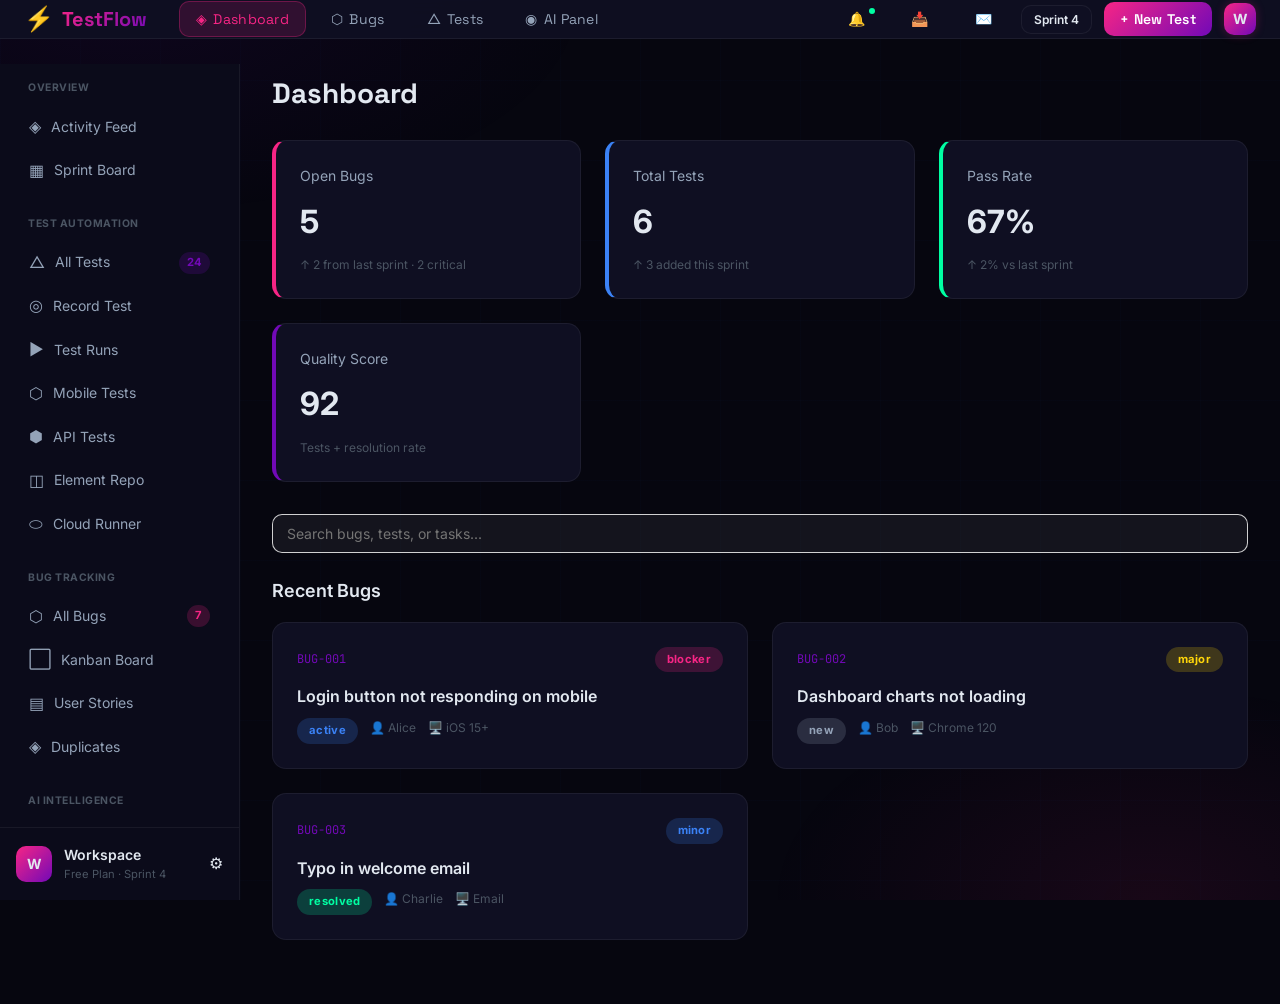
<file: index.html>
<!DOCTYPE html>
<html lang="en">
<head>
    <meta charset="UTF-8">
    <meta name="viewport" content="width=device-width, initial-scale=1.0">
    <title>TestFlow - QA Automation Platform</title>
    <link rel="preconnect" href="https://fonts.googleapis.com">
    <link rel="preconnect" href="https://fonts.gstatic.com" crossorigin>
    <link href="https://fonts.googleapis.com/css2?family=Space+Grotesk:wght@400;500;600;700;800&family=Inter:wght@300;400;500;600;700&family=JetBrains+Mono:wght@400;600&display=swap" rel="stylesheet">
    
    <style>
        /* ===== DESIGN TOKENS (tokens.css) ===== */
        :root {
            /* Base colors */
            --tf-bg: #06060f;
            --tf-surface: #0b0b1a;
            --tf-card: #0f0f22;
            --tf-card-hi: #141430;
            
            /* Borders */
            --tf-border: rgba(255,255,255,0.06);
            --tf-border-hi: rgba(255,255,255,0.12);
            --tf-glass: rgba(255,255,255,0.05);
            
            /* Brand colors */
            --tf-pink: #f72585;
            --tf-purple: #7209b7;
            --tf-violet: #a855f7;
            --tf-cyan: #00f5ff;
            --tf-green: #00ffa3;
            --tf-yellow: #ffd60a;
            --tf-orange: #ff6d00;
            --tf-blue: #3b82f6;
            --tf-red: #ef4444;
            
            /* Text colors */
            --tf-text: #e2e8f0;
            --tf-text-2: #94a3b8;
            --tf-muted: #4b5563;
            
            /* Priority colors */
            --tf-prio-blocker: #f72585;
            --tf-prio-major: #ffd60a;
            --tf-prio-minor: #00f5ff;
            
            /* Status colors */
            --tf-status-new: #94a3b8;
            --tf-status-active: #3b82f6;
            --tf-status-resolved: #00ffa3;
            --tf-status-closed: #4b5563;
            
            /* Severity colors */
            --tf-sev-critical: #f72585;
            --tf-sev-high: #ff6d00;
            --tf-sev-medium: #ffd60a;
            --tf-sev-low: #00ffa3;
            
            /* Spacing */
            --tf-space-1: 4px;
            --tf-space-2: 8px;
            --tf-space-3: 12px;
            --tf-space-4: 16px;
            --tf-space-5: 24px;
            --tf-space-6: 32px;
            --tf-space-7: 48px;
            
            /* Border radius */
            --tf-radius-sm: 6px;
            --tf-radius-md: 10px;
            --tf-radius-lg: 14px;
            --tf-radius-pill: 999px;
            
            /* Typography */
            --tf-font-display: 'Space Grotesk', 'Inter', sans-serif;
            --tf-font-body: 'Inter', sans-serif;
            --tf-font-mono: 'JetBrains Mono', monospace;
            --tf-font-size-xs: 0.65rem;
            --tf-font-size-sm: 0.75rem;
            --tf-font-size-md: 0.875rem;
            --tf-font-size-lg: 1rem;
            --tf-font-size-xl: 1.25rem;
            
            /* Effects */
            --tf-glow-pink: 0 0 20px rgba(247,37,133,0.35);
            --tf-glow-purple: 0 0 20px rgba(114,9,183,0.35);
            --tf-glow-green: 0 0 20px rgba(0,255,163,0.25);
            --tf-glow-blue: 0 0 20px rgba(59,130,246,0.35);
            --tf-shadow-card: 0 4px 24px rgba(0,0,0,0.5);
            --tf-transition: all 0.18s ease;
        }

        /* ===== BASE STYLES ===== */
        * {
            margin: 0;
            padding: 0;
            box-sizing: border-box;
        }

        html, body, #root {
            height: 100%;
        }

        body {
            font-family: var(--tf-font-body);
            background: var(--tf-bg);
            color: var(--tf-text);
            line-height: 1.6;
            overflow-x: hidden;
        }

        /* Background effects */
        body::before {
            content: '';
            position: fixed;
            inset: 0;
            background-image: 
                linear-gradient(rgba(59,130,246,0.02) 1px, transparent 1px),
                linear-gradient(90deg, rgba(59,130,246,0.02) 1px, transparent 1px);
            background-size: 80px 80px;
            pointer-events: none;
            z-index: 0;
        }

        body::after {
            content: '';
            position: fixed;
            inset: 0;
            background: 
                radial-gradient(ellipse 60% 40% at 10% 0%, rgba(114,9,183,0.08) 0%, transparent 60%),
                radial-gradient(ellipse 50% 40% at 90% 100%, rgba(247,37,133,0.08) 0%, transparent 60%);
            pointer-events: none;
            z-index: 0;
        }

        .app {
            position: relative;
            z-index: 1;
            min-height: 100vh;
            display: flex;
            flex-direction: column;
        }

        /* ===== NAVIGATION ===== */
        nav {
            background: rgba(15, 15, 34, 0.95);
            backdrop-filter: blur(20px);
            border-bottom: 1px solid var(--tf-border);
            padding: 0 var(--tf-space-5);
            height: 64px;
            display: flex;
            align-items: center;
            justify-content: space-between;
            position: sticky;
            top: 0;
            z-index: 100;
        }

        .nav-left {
            display: flex;
            align-items: center;
            gap: var(--tf-space-6);
        }

        .logo {
            display: flex;
            align-items: center;
            gap: var(--tf-space-2);
            font-family: var(--tf-font-display);
            font-size: 1.25rem;
            font-weight: 700;
        }

        .logo-icon {
            font-size: 1.5rem;
        }

        .logo-text {
            background: linear-gradient(135deg, var(--tf-pink), var(--tf-purple));
            -webkit-background-clip: text;
            -webkit-text-fill-color: transparent;
            background-clip: text;
            color: transparent;
        }

        .nav-items {
            display: flex;
            gap: var(--tf-space-2);
        }

        .nav-btn {
            padding: var(--tf-space-2) var(--tf-space-4);
            background: none;
            border: 1px solid transparent;
            border-radius: var(--tf-radius-md);
            color: var(--tf-text-2);
            cursor: pointer;
            transition: var(--tf-transition);
            font-size: var(--tf-font-size-md);
            font-family: var(--tf-font-display);
            letter-spacing: 0.3px;
            display: flex;
            align-items: center;
            gap: 6px;
        }

        .nav-btn:hover {
            background: var(--tf-glass);
            color: var(--tf-text);
        }

        .nav-btn.active {
            background: rgba(247, 37, 133, 0.15);
            border-color: rgba(247, 37, 133, 0.3);
            color: var(--tf-pink);
        }

        .nav-right {
            display: flex;
            align-items: center;
            gap: var(--tf-space-3);
        }

        .nav-badge {
            padding: 4px var(--tf-space-3);
            background: var(--tf-card);
            border: 1px solid var(--tf-border);
            border-radius: var(--tf-radius-md);
            font-size: var(--tf-font-size-sm);
            font-weight: 600;
        }

        .btn-primary {
            padding: var(--tf-space-2) var(--tf-space-4);
            background: linear-gradient(135deg, var(--tf-pink), var(--tf-purple));
            border: none;
            border-radius: var(--tf-radius-md);
            color: white;
            cursor: pointer;
            font-weight: 600;
            font-size: var(--tf-font-size-md);
            font-family: var(--tf-font-display);
            letter-spacing: 0.3px;
            transition: var(--tf-transition);
        }

        .btn-primary:hover {
            transform: translateY(-2px);
            box-shadow: 0 4px 12px rgba(247, 37, 133, 0.4);
        }

        .profile-avatar {
            width: 32px;
            height: 32px;
            border-radius: var(--tf-radius-md);
            background: linear-gradient(135deg, var(--tf-pink), var(--tf-purple));
            display: flex;
            align-items: center;
            justify-content: center;
            font-weight: 700;
            font-size: var(--tf-font-size-md);
            cursor: pointer;
            box-shadow: 0 0 10px rgba(247, 37, 133, 0.25);
        }

        .notif-dot {
            position: absolute;
            top: 6px;
            right: 6px;
            width: 6px;
            height: 6px;
            background: var(--tf-green);
            border-radius: 50%;
            animation: pulse 2s infinite;
        }

        @keyframes pulse {
            0%, 100% { opacity: 1; }
            50% { opacity: 0.5; }
        }

        /* ===== LAYOUT ===== */
        .layout {
            display: flex;
            flex: 1;
        }

        /* ===== SIDEBAR ===== */
        .sidebar {
            width: 240px;
            background: var(--tf-surface);
            border-right: 1px solid var(--tf-border);
            display: flex;
            flex-direction: column;
            height: calc(100vh - 64px);
            position: sticky;
            top: 64px;
        }

        .sidebar-scroll {
            flex: 1;
            overflow-y: auto;
            padding: var(--tf-space-4);
        }

        .sidebar-section {
            margin-bottom: var(--tf-space-5);
        }

        .sidebar-label {
            font-size: var(--tf-font-size-xs);
            font-weight: 700;
            text-transform: uppercase;
            letter-spacing: 0.5px;
            color: var(--tf-muted);
            margin-bottom: var(--tf-space-2);
            padding: 0 var(--tf-space-3);
        }

        .sidebar-item {
            display: flex;
            align-items: center;
            gap: 10px;
            padding: var(--tf-space-2) var(--tf-space-3);
            border-radius: var(--tf-radius-md);
            cursor: pointer;
            transition: var(--tf-transition);
            color: var(--tf-text-2);
            font-size: var(--tf-font-size-md);
            border: 1px solid transparent;
        }

        .sidebar-item:hover {
            background: var(--tf-glass);
            color: var(--tf-text);
        }

        .sidebar-item.active {
            background: rgba(247, 37, 133, 0.1);
            color: var(--tf-pink);
            border-color: rgba(247, 37, 133, 0.18);
        }

        .sidebar-icon {
            font-size: 1rem;
        }

        .sidebar-count {
            margin-left: auto;
            padding: 2px var(--tf-space-2);
            background: rgba(247, 37, 133, 0.2);
            color: var(--tf-pink);
            border-radius: 12px;
            font-size: 0.7rem;
            font-weight: 700;
        }

        .sidebar-count.purple {
            background: rgba(114, 9, 183, 0.2);
            color: var(--tf-purple);
        }

        .sidebar-footer {
            padding: var(--tf-space-4);
            border-top: 1px solid var(--tf-border);
            display: flex;
            align-items: center;
            gap: var(--tf-space-3);
            cursor: pointer;
            transition: var(--tf-transition);
        }

        .sidebar-footer:hover {
            background: var(--tf-glass);
        }

        .footer-avatar {
            width: 36px;
            height: 36px;
            border-radius: var(--tf-radius-md);
            background: linear-gradient(135deg, var(--tf-pink), var(--tf-purple));
            display: flex;
            align-items: center;
            justify-content: center;
            font-weight: 700;
            font-size: var(--tf-font-size-md);
        }

        .footer-info {
            flex: 1;
        }

        .footer-name {
            font-weight: 600;
            font-size: var(--tf-font-size-md);
        }

        .footer-role {
            font-size: 0.7rem;
            color: var(--tf-muted);
        }

        /* ===== MAIN CONTENT ===== */
        .main {
            flex: 1;
            padding: var(--tf-space-6);
            max-width: 1400px;
            margin: 0 auto;
            width: 100%;
        }

        .page-title {
            font-size: 1.75rem;
            font-weight: 700;
            margin-bottom: var(--tf-space-5);
            font-family: var(--tf-font-display);
        }

        /* ===== STATS CARDS ===== */
        .stats-grid {
            display: grid;
            grid-template-columns: repeat(auto-fit, minmax(250px, 1fr));
            gap: var(--tf-space-5);
            margin-bottom: var(--tf-space-6);
        }

        .stat-card {
            background: var(--tf-card);
            border: 1px solid var(--tf-border);
            border-radius: var(--tf-radius-lg);
            padding: var(--tf-space-5);
            transition: var(--tf-transition);
            cursor: pointer;
        }

        .stat-card:hover {
            border-color: var(--tf-border-hi);
            transform: translateY(-2px);
            box-shadow: var(--tf-shadow-card);
        }

        .stat-card.pink { border-left: 4px solid var(--tf-pink); }
        .stat-card.blue { border-left: 4px solid var(--tf-blue); }
        .stat-card.green { border-left: 4px solid var(--tf-green); }
        .stat-card.purple { border-left: 4px solid var(--tf-purple); }

        .stat-label {
            font-size: var(--tf-font-size-md);
            color: var(--tf-text-2);
            margin-bottom: var(--tf-space-2);
        }

        .stat-value {
            font-size: 2rem;
            font-weight: 700;
            margin-bottom: var(--tf-space-2);
        }

        .stat-sub {
            font-size: var(--tf-font-size-sm);
            color: var(--tf-muted);
        }

        /* ===== CARDS ===== */
        .cards-grid {
            display: grid;
            grid-template-columns: repeat(auto-fill, minmax(320px, 1fr));
            gap: var(--tf-space-5);
            margin-bottom: var(--tf-space-6);
        }

        .card {
            background: var(--tf-card);
            border: 1px solid var(--tf-border);
            border-radius: var(--tf-radius-lg);
            padding: var(--tf-space-5);
            transition: var(--tf-transition);
            cursor: pointer;
        }

        .card:hover {
            border-color: rgba(247, 37, 133, 0.3);
            transform: translateY(-2px);
            box-shadow: var(--tf-shadow-card);
        }

        .card-header {
            display: flex;
            justify-content: space-between;
            align-items: center;
            margin-bottom: var(--tf-space-3);
        }

        .card-id {
            font-family: var(--tf-font-mono);
            font-size: var(--tf-font-size-sm);
            color: var(--tf-purple);
        }

        .badge {
            padding: 4px var(--tf-space-3);
            border-radius: var(--tf-radius-pill);
            font-size: 0.7rem;
            font-weight: 700;
            letter-spacing: 0.3px;
        }

        .badge.blocker { background: rgba(247, 37, 133, 0.2); color: var(--tf-pink); }
        .badge.major { background: rgba(255, 215, 0, 0.2); color: var(--tf-yellow); }
        .badge.minor { background: rgba(59, 130, 246, 0.2); color: var(--tf-blue); }
        .badge.new { background: rgba(148, 163, 184, 0.2); color: var(--tf-text-2); }
        .badge.active { background: rgba(59, 130, 246, 0.2); color: var(--tf-blue); }
        .badge.resolved { background: rgba(0, 255, 163, 0.2); color: var(--tf-green); }

        .card-title {
            font-weight: 600;
            margin-bottom: var(--tf-space-2);
            font-size: 1rem;
        }

        .card-description {
            font-size: var(--tf-font-size-md);
            color: var(--tf-text-2);
            margin-bottom: var(--tf-space-4);
            display: -webkit-box;
            -webkit-line-clamp: 2;
            line-clamp: 2;
            -webkit-box-orient: vertical;
            overflow: hidden;
        }

        .card-footer {
            display: flex;
            gap: var(--tf-space-3);
            font-size: var(--tf-font-size-sm);
            color: var(--tf-muted);
        }

        /* ===== TABLE ===== */
        .table-container {
            background: var(--tf-card);
            border: 1px solid var(--tf-border);
            border-radius: var(--tf-radius-lg);
            overflow: hidden;
            margin-bottom: var(--tf-space-6);
        }

        table {
            width: 100%;
            border-collapse: collapse;
        }

        th {
            background: rgba(255, 255, 255, 0.05);
            padding: var(--tf-space-4);
            text-align: left;
            font-weight: 600;
            font-size: var(--tf-font-size-md);
            color: var(--tf-text-2);
        }

        td {
            padding: var(--tf-space-4);
            border-top: 1px solid var(--tf-border);
        }

        tr:hover td {
            background: var(--tf-glass);
        }

        /* ===== MODALS ===== */
        .modal-overlay {
            display: none;
            position: fixed;
            inset: 0;
            background: rgba(0, 0, 0, 0.8);
            backdrop-filter: blur(5px);
            z-index: 1000;
            align-items: center;
            justify-content: center;
            padding: var(--tf-space-5);
        }

        .modal-overlay.active {
            display: flex;
        }

        .modal {
            background: var(--tf-surface);
            border: 1px solid var(--tf-border);
            border-radius: var(--tf-radius-lg);
            width: 100%;
            max-width: 500px;
            max-height: 90vh;
            overflow-y: auto;
            animation: modalSlideIn 0.3s ease;
        }

        @keyframes modalSlideIn {
            from {
                opacity: 0;
                transform: translateY(-20px) scale(0.95);
            }
            to {
                opacity: 1;
                transform: translateY(0) scale(1);
            }
        }

        .modal-header {
            padding: var(--tf-space-5);
            border-bottom: 1px solid var(--tf-border);
            display: flex;
            justify-content: space-between;
            align-items: center;
        }

        .modal-title {
            font-weight: 600;
            font-size: 1.125rem;
        }

        .close-btn {
            background: none;
            border: none;
            font-size: 1.5rem;
            color: var(--tf-text-2);
            cursor: pointer;
            padding: 4px;
            width: 32px;
            height: 32px;
            display: flex;
            align-items: center;
            justify-content: center;
            border-radius: var(--tf-radius-md);
            transition: var(--tf-transition);
        }

        .close-btn:hover {
            background: var(--tf-glass);
            color: var(--tf-text);
        }

        .modal-body {
            padding: var(--tf-space-5);
        }

        .modal-footer {
            padding: var(--tf-space-5);
            border-top: 1px solid var(--tf-border);
            display: flex;
            gap: var(--tf-space-3);
            justify-content: flex-end;
        }

        .form-group {
            margin-bottom: var(--tf-space-4);
        }

        .form-label {
            display: block;
            font-size: var(--tf-font-size-md);
            font-weight: 600;
            margin-bottom: var(--tf-space-2);
            color: var(--tf-text-2);
        }

        .form-input,
        .form-select,
        .form-textarea,
        .dashboard-search {
            width: 100%;
            padding: 10px 14px;
            background: rgba(255,255,255,0.06);
            border: 1px solid rgba(255,255,255,0.8);
            border-radius: var(--tf-radius-md);
            color: var(--tf-text);
            font-family: var(--tf-font-body);
            font-size: var(--tf-font-size-md);
            transition: var(--tf-transition);
        }

        .form-input:focus,
        .form-select:focus,
        .form-textarea:focus,
        .dashboard-search:focus {
            outline: none;
            border-color: var(--tf-pink);
            background: var(--tf-card-hi);
        }

        .form-textarea {
            min-height: 100px;
            resize: vertical;
        }

        .btn-secondary {
            padding: var(--tf-space-2) var(--tf-space-4);
            background: var(--tf-card);
            border: 1px solid var(--tf-border);
            border-radius: var(--tf-radius-md);
            color: var(--tf-text);
            cursor: pointer;
            font-weight: 600;
            font-size: var(--tf-font-size-md);
            font-family: var(--tf-font-display);
            letter-spacing: 0.3px;
            transition: var(--tf-transition);
        }

        .btn-secondary:hover {
            border-color: var(--tf-pink);
            background: var(--tf-card-hi);
        }

        /* ===== TOAST ===== */
        .toast {
            position: fixed;
            bottom: var(--tf-space-5);
            right: var(--tf-space-5);
            background: var(--tf-card);
            border: 1px solid var(--tf-border);
            border-radius: var(--tf-radius-lg);
            padding: var(--tf-space-4) var(--tf-space-5);
            display: flex;
            align-items: center;
            gap: var(--tf-space-3);
            box-shadow: var(--tf-shadow-card);
            z-index: 1001;
            animation: toastSlideIn 0.3s ease;
        }

        @keyframes toastSlideIn {
            from {
                opacity: 0;
                transform: translateX(100px);
            }
            to {
                opacity: 1;
                transform: translateX(0);
            }
        }

        .toast-icon {
            font-size: 1.25rem;
        }

        .toast-message {
            font-size: var(--tf-font-size-md);
            font-weight: 500;
        }

        /* ===== UTILITIES ===== */
        .hidden {
            display: none !important;
        }

        ::-webkit-scrollbar {
            width: 8px;
            height: 8px;
        }

        ::-webkit-scrollbar-track {
            background: var(--tf-surface);
        }

        ::-webkit-scrollbar-thumb {
            background: var(--tf-card);
            border-radius: 4px;
        }

        ::-webkit-scrollbar-thumb:hover {
            background: var(--tf-card-hi);
        }

        /* ===== RESPONSIVE ===== */
        @media (max-width: 768px) {
            .sidebar {
                display: none;
            }
            
            .nav-items {
                display: none;
            }
            
            .stats-grid {
                grid-template-columns: 1fr;
            }
            
            .cards-grid {
                grid-template-columns: 1fr;
            }
        }
    </style>
</head>
<body>
    <div class="app" id="root">
        <!-- NAVIGATION -->
        <nav>
            <div class="nav-left">
                <div class="logo">
                    <span class="logo-icon">⚡</span>
                    <span class="logo-text">TestFlow</span>
                </div>
                <div class="nav-items">
                    <button class="nav-btn active" data-page="dashboard">
                        <span>◈</span>
                        <span>Dashboard</span>
                    </button>
                    <button class="nav-btn" data-page="bugs">
                        <span>⬡</span>
                        <span>Bugs</span>
                    </button>
                    <button class="nav-btn" data-page="tests">
                        <span>△</span>
                        <span>Tests</span>
                    </button>
                    <button class="nav-btn" data-page="ai">
                        <span>◉</span>
                        <span>AI Panel</span>
                    </button>
                </div>
            </div>

            <div class="nav-right">
                <button class="nav-btn" style="position: relative;" onclick="showToast('3 new notifications')">
                    <span>🔔</span>
                    <span class="notif-dot"></span>
                </button>
                <button class="nav-btn" onclick="openModal('export')">
                    <span>📥</span>
                </button>
                <button class="nav-btn" onclick="openModal('invite')">
                    <span>✉️</span>
                </button>
                <span class="nav-badge">Sprint 4</span>
                <button class="btn-primary" onclick="openModal('newTest')">+ New Test</button>
                <div class="profile-avatar" onclick="openModal('profile')">W</div>
            </div>
        </nav>

        <!-- LAYOUT -->
        <div class="layout">
            <!-- SIDEBAR -->
            <aside class="sidebar">
                <div class="sidebar-scroll">
                    <!-- Overview -->
                    <div class="sidebar-section">
                        <div class="sidebar-label">Overview</div>
                        <div class="sidebar-item" data-page="activity">
                            <span class="sidebar-icon">◈</span>
                            <span>Activity Feed</span>
                        </div>
                        <div class="sidebar-item" data-page="sprint">
                            <span class="sidebar-icon">▦</span>
                            <span>Sprint Board</span>
                        </div>
                    </div>

                    <!-- Test Automation -->
                    <div class="sidebar-section">
                        <div class="sidebar-label">Test Automation</div>
                        <div class="sidebar-item" data-page="tests">
                            <span class="sidebar-icon">△</span>
                            <span>All Tests</span>
                            <span class="sidebar-count purple">24</span>
                        </div>
                        <div class="sidebar-item" data-page="record">
                            <span class="sidebar-icon">◎</span>
                            <span>Record Test</span>
                        </div>
                        <div class="sidebar-item" data-page="runs">
                            <span class="sidebar-icon">▶</span>
                            <span>Test Runs</span>
                        </div>
                        <div class="sidebar-item" data-page="mobile">
                            <span class="sidebar-icon">⬡</span>
                            <span>Mobile Tests</span>
                        </div>
                        <div class="sidebar-item" data-page="api">
                            <span class="sidebar-icon">⬢</span>
                            <span>API Tests</span>
                        </div>
                        <div class="sidebar-item" data-page="elements">
                            <span class="sidebar-icon">◫</span>
                            <span>Element Repo</span>
                        </div>
                        <div class="sidebar-item" data-page="cloud">
                            <span class="sidebar-icon">⬭</span>
                            <span>Cloud Runner</span>
                        </div>
                    </div>

                    <!-- Bug Tracking -->
                    <div class="sidebar-section">
                        <div class="sidebar-label">Bug Tracking</div>
                        <div class="sidebar-item" data-page="bugs">
                            <span class="sidebar-icon">⬡</span>
                            <span>All Bugs</span>
                            <span class="sidebar-count">7</span>
                        </div>
                        <div class="sidebar-item" data-page="kanban">
                            <span class="sidebar-icon">⬜</span>
                            <span>Kanban Board</span>
                        </div>
                        <div class="sidebar-item" data-page="stories">
                            <span class="sidebar-icon">▤</span>
                            <span>User Stories</span>
                        </div>
                        <div class="sidebar-item" data-page="duplicates">
                            <span class="sidebar-icon">◈</span>
                            <span>Duplicates</span>
                        </div>
                    </div>

                    <!-- AI Intelligence -->
                    <div class="sidebar-section">
                        <div class="sidebar-label">AI Intelligence</div>
                        <div class="sidebar-item" data-page="ai">
                            <span class="sidebar-icon">◉</span>
                            <span>AI Triage</span>
                        </div>
                        <div class="sidebar-item" data-page="flows">
                            <span class="sidebar-icon">◇</span>
                            <span>Flow Discovery</span>
                        </div>
                        <div class="sidebar-item" data-page="predictions">
                            <span class="sidebar-icon">◈</span>
                            <span>Predictions</span>
                        </div>
                        <div class="sidebar-item" data-page="generate">
                            <span class="sidebar-icon">⚡</span>
                            <span>Generate Tests</span>
                        </div>
                    </div>

                    <!-- Integrations -->
                    <div class="sidebar-section">
                        <div class="sidebar-label">Integrations</div>
                        <div class="sidebar-item" data-page="clickup">
                            <span class="sidebar-icon">⬢</span>
                            <span>ClickUp Sync</span>
                        </div>
                        <div class="sidebar-item" data-page="reports">
                            <span class="sidebar-icon">◫</span>
                            <span>Reports</span>
                        </div>
                        <div class="sidebar-item" data-page="settings">
                            <span class="sidebar-icon">◎</span>
                            <span>Settings</span>
                        </div>
                    </div>
                </div>

                <!-- Sidebar Footer -->
                <div class="sidebar-footer" onclick="openModal('profile')">
                    <div class="footer-avatar">W</div>
                    <div class="footer-info">
                        <div class="footer-name">Workspace</div>
                        <div class="footer-role">Free Plan · Sprint 4</div>
                    </div>
                    <span>⚙</span>
                </div>
            </aside>

            <!-- MAIN CONTENT -->
            <main class="main">
                <h2 class="page-title" id="pageTitle">Dashboard</h2>
                <div id="pageContent">
                    <!-- Content will be injected here by JavaScript -->
                </div>
            </main>
        </div>
    </div>

    <!-- MODALS -->
    <!-- New Test Modal -->
    <div class="modal-overlay" id="newTestModal">
        <div class="modal">
            <div class="modal-header">
                <h3 class="modal-title">Create New Test</h3>
                <button class="close-btn" onclick="closeModal('newTest')">&times;</button>
            </div>
            <div class="modal-body">
                <div class="form-group">
                    <label class="form-label">Test Name</label>
                    <input type="text" class="form-input" placeholder="e.g., Login flow validation" id="testName">
                </div>
                <div class="form-group">
                    <label class="form-label">Test Type</label>
                    <select class="form-select" id="testType">
                        <option value="e2e">E2E</option>
                        <option value="integration">Integration</option>
                        <option value="unit">Unit</option>
                    </select>
                </div>
                <div class="form-group">
                    <label class="form-label">Description</label>
                    <textarea class="form-textarea" placeholder="Describe the test..." id="testDescription"></textarea>
                </div>
            </div>
            <div class="modal-footer">
                <button class="btn-secondary" onclick="closeModal('newTest')">Cancel</button>
                <button class="btn-primary" onclick="createTest()">Create Test</button>
            </div>
        </div>
    </div>

    <!-- Invite Modal -->
    <div class="modal-overlay" id="inviteModal">
        <div class="modal">
            <div class="modal-header">
                <h3 class="modal-title">Invite Team Member</h3>
                <button class="close-btn" onclick="closeModal('invite')">&times;</button>
            </div>
            <div class="modal-body">
                <div class="form-group">
                    <label class="form-label">Email Address</label>
                    <input type="email" class="form-input" placeholder="colleague@company.com" id="inviteEmail">
                </div>
                <div class="form-group">
                    <label class="form-label">Role</label>
                    <select class="form-select" id="inviteRole">
                        <option value="admin">Admin</option>
                        <option value="member">Member</option>
                        <option value="viewer">Viewer</option>
                    </select>
                </div>
            </div>
            <div class="modal-footer">
                <button class="btn-secondary" onclick="closeModal('invite')">Cancel</button>
                <button class="btn-primary" onclick="sendInvite()">Send Invite</button>
            </div>
        </div>
    </div>

    <!-- Export Modal -->
    <div class="modal-overlay" id="exportModal">
        <div class="modal">
            <div class="modal-header">
                <h3 class="modal-title">Export Data</h3>
                <button class="close-btn" onclick="closeModal('export')">&times;</button>
            </div>
            <div class="modal-body">
                <div class="form-group">
                    <label class="form-label">Export Format</label>
                    <select class="form-select" id="exportFormat">
                        <option value="csv">CSV</option>
                        <option value="json">JSON</option>
                        <option value="excel">Excel (XLSX)</option>
                        <option value="pdf">PDF Report</option>
                    </select>
                </div>
            </div>
            <div class="modal-footer">
                <button class="btn-secondary" onclick="closeModal('export')">Cancel</button>
                <button class="btn-primary" onclick="exportData()">Export</button>
            </div>
        </div>
    </div>

    <!-- Profile Modal -->
    <div class="modal-overlay" id="profileModal">
        <div class="modal">
            <div class="modal-header">
                <h3 class="modal-title">Profile Settings</h3>
                <button class="close-btn" onclick="closeModal('profile')">&times;</button>
            </div>
            <div class="modal-body">
                <div class="form-group">
                    <label class="form-label">Full Name</label>
                    <input type="text" class="form-input" value="Waleed" id="profileName">
                </div>
                <div class="form-group">
                    <label class="form-label">Email</label>
                    <input type="email" class="form-input" value="waleed@company.com" id="profileEmail">
                </div>
                <div class="form-group">
                    <label class="form-label">Theme</label>
                    <select class="form-select" id="profileTheme">
                        <option value="dark">Dark Mode</option>
                        <option value="light">Light Mode</option>
                        <option value="auto">Auto (System)</option>
                    </select>
                </div>
            </div>
            <div class="modal-footer">
                <button class="btn-secondary" onclick="closeModal('profile')">Cancel</button>
                <button class="btn-primary" onclick="saveProfile()">Save Changes</button>
            </div>
        </div>
    </div>

    <!-- Toast Container -->
    <div id="toastContainer"></div>

    <script>
        // ===== MOCK DATA (matching your App.jsx structure) =====
        const mockBugs = [
            { id: 'BUG-001', title: 'Login button not responding on mobile', priority: 'blocker', status: 'active', assignee: 'Alice', environment: 'iOS 15+' },
            { id: 'BUG-002', title: 'Dashboard charts not loading', priority: 'major', status: 'new', assignee: 'Bob', environment: 'Chrome 120' },
            { id: 'BUG-003', title: 'Typo in welcome email', priority: 'minor', status: 'resolved', assignee: 'Charlie', environment: 'Email' },
            { id: 'BUG-004', title: 'Profile image upload fails for PNG', priority: 'major', status: 'active', assignee: 'Alice', environment: 'All browsers' },
            { id: 'BUG-005', title: 'Search bar autocomplete broken', priority: 'minor', status: 'active', assignee: 'Bob', environment: 'Safari' },
            { id: 'BUG-006', title: 'Payment gateway timeout', priority: 'blocker', status: 'new', assignee: 'Charlie', environment: 'Production' },
            { id: 'BUG-007', title: 'Notification badge not updating', priority: 'minor', status: 'resolved', assignee: 'Alice', environment: 'Mobile' },
        ];

        const mockTests = [
            { id: 'TEST-001', name: 'User Authentication Flow', type: 'E2E', status: 'passed', duration: '2.3s' },
            { id: 'TEST-002', name: 'Payment Gateway Integration', type: 'Integration', status: 'passed', duration: '5.1s' },
            { id: 'TEST-003', name: 'Dashboard Data Validation', type: 'Unit', status: 'failed', duration: '1.2s' },
            { id: 'TEST-004', name: 'Email Notification Service', type: 'Integration', status: 'passed', duration: '3.7s' },
            { id: 'TEST-005', name: 'Image Upload Validation', type: 'Unit', status: 'failed', duration: '0.8s' },
            { id: 'TEST-006', name: 'Search Functionality', type: 'E2E', status: 'passed', duration: '3.2s' },
        ];

        // ===== PAGE CONTENT TEMPLATES =====
        const pages = {
            dashboard: () => `
                <div class="stats-grid">
                    <div class="stat-card pink">
                        <div class="stat-label">Open Bugs</div>
                        <div class="stat-value">${mockBugs.filter(b => b.status !== 'resolved').length}</div>
                        <div class="stat-sub">↑ 2 from last sprint · ${mockBugs.filter(b => b.priority === 'blocker').length} critical</div>
                    </div>
                    <div class="stat-card blue">
                        <div class="stat-label">Total Tests</div>
                        <div class="stat-value">${mockTests.length}</div>
                        <div class="stat-sub">↑ 3 added this sprint</div>
                    </div>
                    <div class="stat-card green">
                        <div class="stat-label">Pass Rate</div>
                        <div class="stat-value">${Math.round((mockTests.filter(t => t.status === 'passed').length / mockTests.length) * 100)}%</div>
                        <div class="stat-sub">↑ 2% vs last sprint</div>
                    </div>
                    <div class="stat-card purple">
                        <div class="stat-label">Quality Score</div>
                        <div class="stat-value">92</div>
                        <div class="stat-sub">Tests + resolution rate</div>
                    </div>
                </div>

                <div style="margin-bottom: 24px;">
                    <input type="search" class="dashboard-search" placeholder="Search bugs, tests, or tasks...">
                </div>

                <h3 style="font-size: 1.125rem; font-weight: 600; margin-bottom: 16px;">Recent Bugs</h3>
                <div class="cards-grid">
                    ${mockBugs.slice(0, 3).map(bug => `
                        <div class="card">
                            <div class="card-header">
                                <span class="card-id">${bug.id}</span>
                                <span class="badge ${bug.priority}">${bug.priority}</span>
                            </div>
                            <div class="card-title">${bug.title}</div>
                            <div class="card-footer">
                                <span class="badge ${bug.status}">${bug.status}</span>
                                <span>👤 ${bug.assignee}</span>
                                <span>🖥️ ${bug.environment}</span>
                            </div>
                        </div>
                    `).join('')}
                </div>
            `,
            
            bugs: () => `
                <div style="display: flex; justify-content: space-between; align-items: center; margin-bottom: 24px;">
                    <h3 style="font-size: 1.125rem; font-weight: 600;">All Bugs (${mockBugs.length})</h3>
                    <button class="btn-primary" onclick="openModal('newBug')">+ New Bug</button>
                </div>
                <div class="cards-grid">
                    ${mockBugs.map(bug => `
                        <div class="card">
                            <div class="card-header">
                                <span class="card-id">${bug.id}</span>
                                <span class="badge ${bug.priority}">${bug.priority}</span>
                            </div>
                            <div class="card-title">${bug.title}</div>
                            <div class="card-footer">
                                <span class="badge ${bug.status}">${bug.status}</span>
                                <span>👤 ${bug.assignee}</span>
                                <span>🖥️ ${bug.environment}</span>
                            </div>
                        </div>
                    `).join('')}
                </div>
            `,

            tests: () => `
                <div style="display: flex; justify-content: space-between; align-items: center; margin-bottom: 24px;">
                    <h3 style="font-size: 1.125rem; font-weight: 600;">All Tests (${mockTests.length})</h3>
                    <button class="btn-primary" onclick="openModal('newTest')">+ New Test</button>
                </div>
                <div class="table-container">
                    <table>
                        <thead>
                            <tr>
                                <th>Test ID</th>
                                <th>Name</th>
                                <th>Type</th>
                                <th>Status</th>
                                <th>Duration</th>
                            </tr>
                        </thead>
                        <tbody>
                            ${mockTests.map(test => `
                                <tr>
                                    <td style="font-family: var(--tf-font-mono); font-size: 0.875rem;">${test.id}</td>
                                    <td>${test.status === 'passed' ? '✅' : '❌'} ${test.name}</td>
                                    <td><span class="badge">${test.type}</span></td>
                                    <td><span class="badge ${test.status}">${test.status}</span></td>
                                    <td>${test.duration}</td>
                                </tr>
                            `).join('')}
                        </tbody>
                    </table>
                </div>
            `,

            ai: () => `
                <div class="stats-grid">
                    <div class="stat-card pink">
                        <div class="stat-label">AI Triaged Bugs</div>
                        <div class="stat-value">42</div>
                        <div class="stat-sub">Last 30 days</div>
                    </div>
                    <div class="stat-card purple">
                        <div class="stat-label">Auto-Generated Tests</div>
                        <div class="stat-value">18</div>
                        <div class="stat-sub">This sprint</div>
                    </div>
                </div>
                <div style="padding: 40px; text-align: center; background: var(--tf-card); border: 1px solid var(--tf-border); border-radius: var(--tf-radius-lg);">
                    <span style="font-size: 3rem;">🤖</span>
                    <h3 style="margin: 16px 0 8px;">AI Triage Panel</h3>
                    <p style="color: var(--tf-text-2); margin-bottom: 24px;">Let AI analyze and prioritize your bugs automatically</p>
                    <button class="btn-primary" onclick="showToast('AI triage started...')">Start AI Triage</button>
                </div>
            `,

            kanban: () => `
                <h3 style="font-size: 1.125rem; font-weight: 600; margin-bottom: 16px;">Kanban Board</h3>
                <div style="display: grid; grid-template-columns: repeat(auto-fit, minmax(280px, 1fr)); gap: 16px;">
                    ${['New', 'Active', 'Resolved', 'Closed'].map(status => {
                        const statusBugs = mockBugs.filter(b => b.status.toLowerCase() === status.toLowerCase());
                        return `
                            <div style="background: var(--tf-card); border: 1px solid var(--tf-border); border-radius: var(--tf-radius-lg); padding: 16px;">
                                <div style="display: flex; justify-content: space-between; align-items: center; margin-bottom: 12px;">
                                    <h4 style="font-weight: 600;">${status}</h4>
                                    <span class="badge">${statusBugs.length}</span>
                                </div>
                                <div style="display: flex; flex-direction: column; gap: 8px;">
                                    ${statusBugs.map(bug => `
                                        <div class="card" style="padding: 12px;">
                                            <div style="font-size: 0.75rem; color: var(--tf-muted); font-family: var(--tf-font-mono);">${bug.id}</div>
                                            <div style="font-weight: 600; font-size: 0.875rem; margin: 4px 0;">${bug.title}</div>
                                            <span class="badge ${bug.priority}">${bug.priority}</span>
                                        </div>
                                    `).join('')}
                                </div>
                            </div>
                        `;
                    }).join('')}
                </div>
            `,

            default: (pageName) => `
                <div style="padding: 60px 20px; text-align: center;">
                    <span style="font-size: 4rem;">🚧</span>
                    <h3 style="margin: 16px 0 8px; font-size: 1.5rem;">${pageName.charAt(0).toUpperCase() + pageName.slice(1)} Page</h3>
                    <p style="color: var(--tf-text-2);">This page is under construction</p>
                </div>
            `
        };

        const pageTitles = {
            dashboard: 'Dashboard',
            bugs: 'All Bugs',
            tests: 'All Tests',
            ai: 'AI Triage Panel',
            activity: 'Activity Feed',
            sprint: 'Sprint Board',
            record: 'Record Test',
            runs: 'Test Runs',
            mobile: 'Mobile Tests',
            api: 'API Tests',
            elements: 'Element Repository',
            cloud: 'Cloud Runner',
            kanban: 'Kanban Board',
            stories: 'User Stories',
            duplicates: 'Duplicate Detection',
            flows: 'Flow Discovery',
            predictions: 'Bug Predictions',
            generate: 'AI Test Generation',
            clickup: 'ClickUp Sync',
            reports: 'Reports',
            settings: 'Settings'
        };

        // ===== NAVIGATION =====
        function navigateToPage(pageName) {
            document.getElementById('pageTitle').textContent = pageTitles[pageName] || pageName;
            const content = pages[pageName] ? pages[pageName]() : pages.default(pageName);
            document.getElementById('pageContent').innerHTML = content;
            
            document.querySelectorAll('.nav-btn, .sidebar-item').forEach(btn => {
                btn.classList.remove('active');
            });
            document.querySelectorAll(`[data-page="${pageName}"]`).forEach(btn => {
                btn.classList.add('active');
            });
        }

        // ===== MODAL FUNCTIONS =====
        function openModal(modalName) {
            const modal = document.getElementById(modalName + 'Modal');
            if (modal) modal.classList.add('active');
        }

        function closeModal(modalName) {
            const modal = document.getElementById(modalName + 'Modal');
            if (modal) modal.classList.remove('active');
        }

        document.querySelectorAll('.modal-overlay').forEach(overlay => {
            overlay.addEventListener('click', function(e) {
                if (e.target === this) this.classList.remove('active');
            });
        });

        // ===== TOAST =====
        function showToast(message) {
            const container = document.getElementById('toastContainer');
            const toast = document.createElement('div');
            toast.className = 'toast';
            toast.innerHTML = `
                <span class="toast-icon">✓</span>
                <span class="toast-message">${message}</span>
            `;
            container.appendChild(toast);
            
            setTimeout(() => {
                toast.style.animation = 'toastSlideIn 0.3s ease reverse';
                setTimeout(() => toast.remove(), 300);
            }, 3000);
        }

        // ===== FORM HANDLERS =====
        function createTest() {
            const name = document.getElementById('testName').value;
            if (name) {
                mockTests.push({
                    id: `TEST-${String(mockTests.length + 1).padStart(3, '0')}`,
                    name,
                    type: document.getElementById('testType').value.toUpperCase(),
                    status: 'passed',
                    duration: '0.0s'
                });
                showToast(`Test "${name}" created successfully!`);
                closeModal('newTest');
                document.getElementById('testName').value = '';
                document.getElementById('testDescription').value = '';
                navigateToPage('tests');
            } else {
                showToast('Please enter a test name');
            }
        }

        function sendInvite() {
            const email = document.getElementById('inviteEmail').value;
            if (email) {
                showToast(`Invitation sent to ${email}!`);
                closeModal('invite');
                document.getElementById('inviteEmail').value = '';
            } else {
                showToast('Please enter an email address');
            }
        }

        function exportData() {
            const format = document.getElementById('exportFormat').value;
            showToast(`Exporting data as ${format.toUpperCase()}...`);
            closeModal('export');
        }

        function saveProfile() {
            showToast('Profile updated successfully!');
            closeModal('profile');
        }

        // ===== EVENT LISTENERS =====
        document.addEventListener('DOMContentLoaded', () => {
            document.querySelectorAll('[data-page]').forEach(btn => {
                btn.addEventListener('click', () => navigateToPage(btn.dataset.page));
            });

            document.addEventListener('keydown', (e) => {
                if ((e.metaKey || e.ctrlKey) && e.key === 'k') {
                    e.preventDefault();
                    showToast('Search feature (⌘K)');
                }
            });

            navigateToPage('dashboard');
        });
    </script>
</body>
</html>
</file>
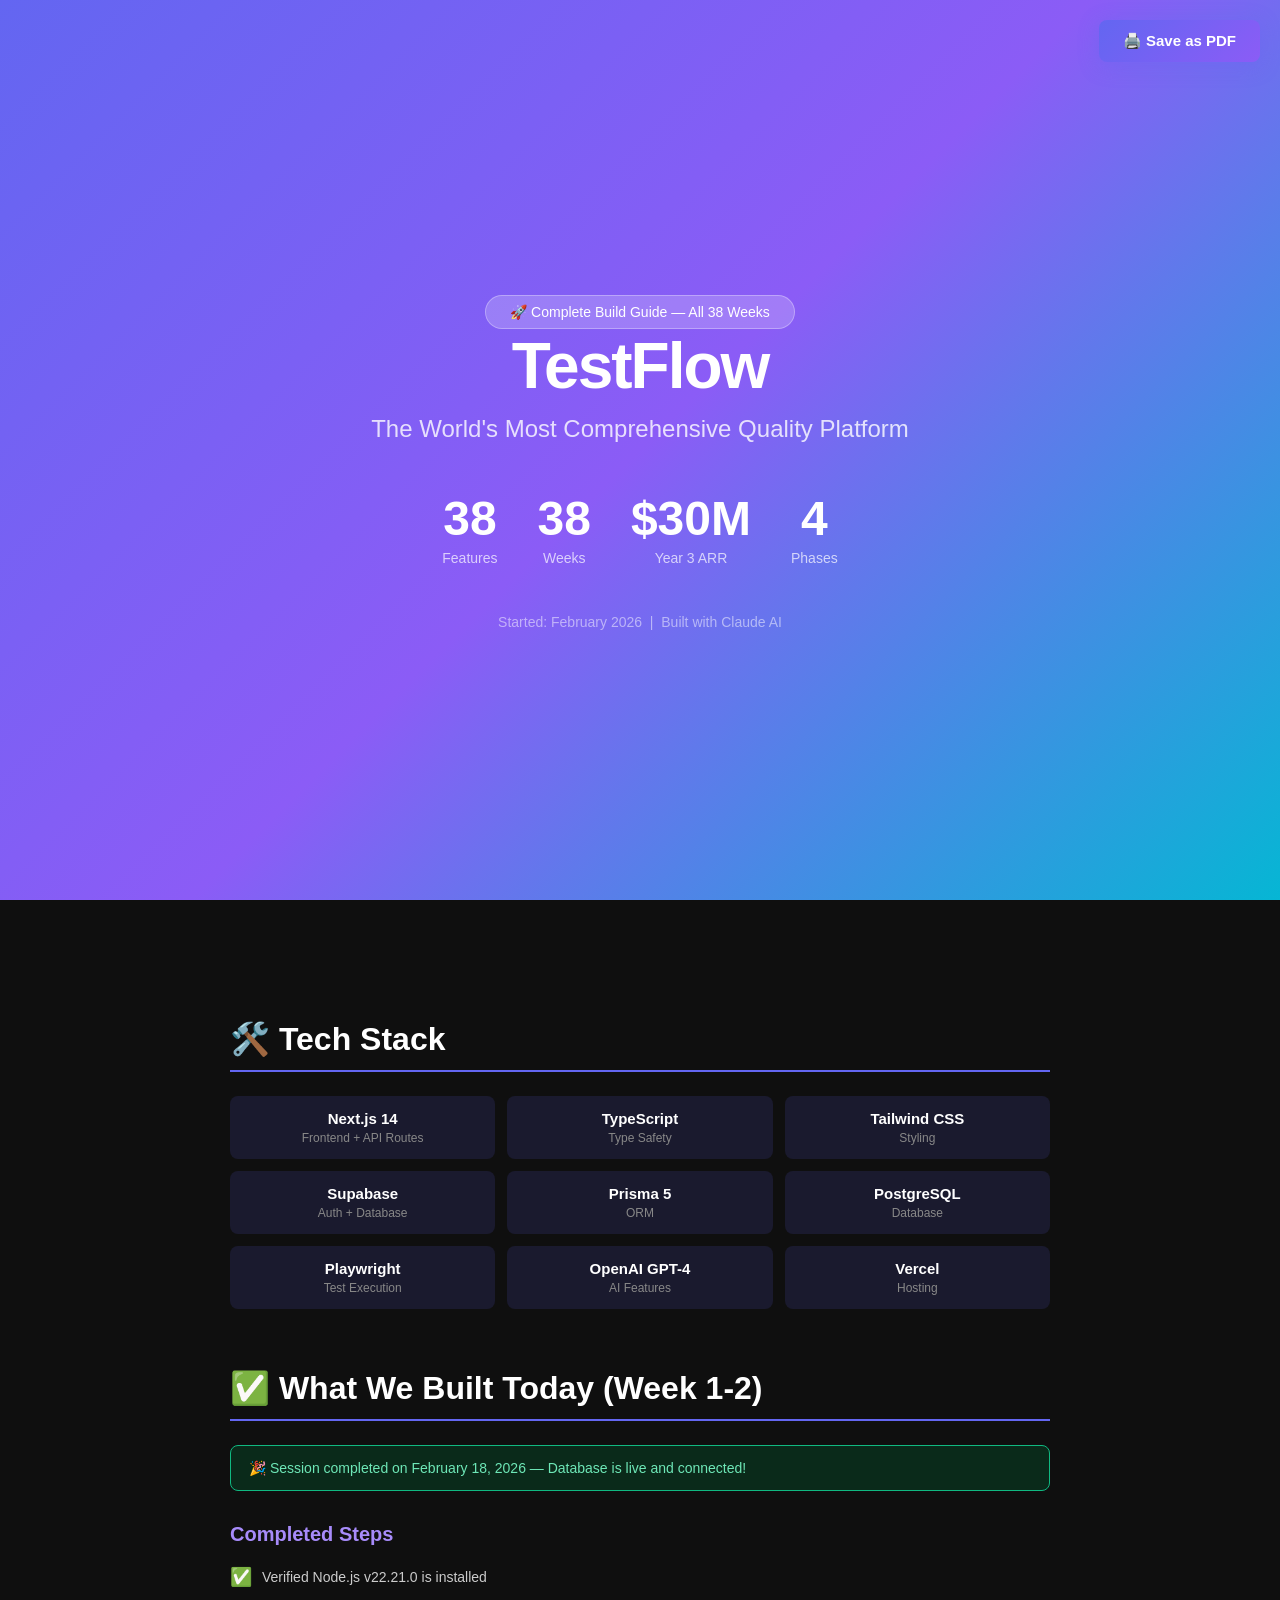
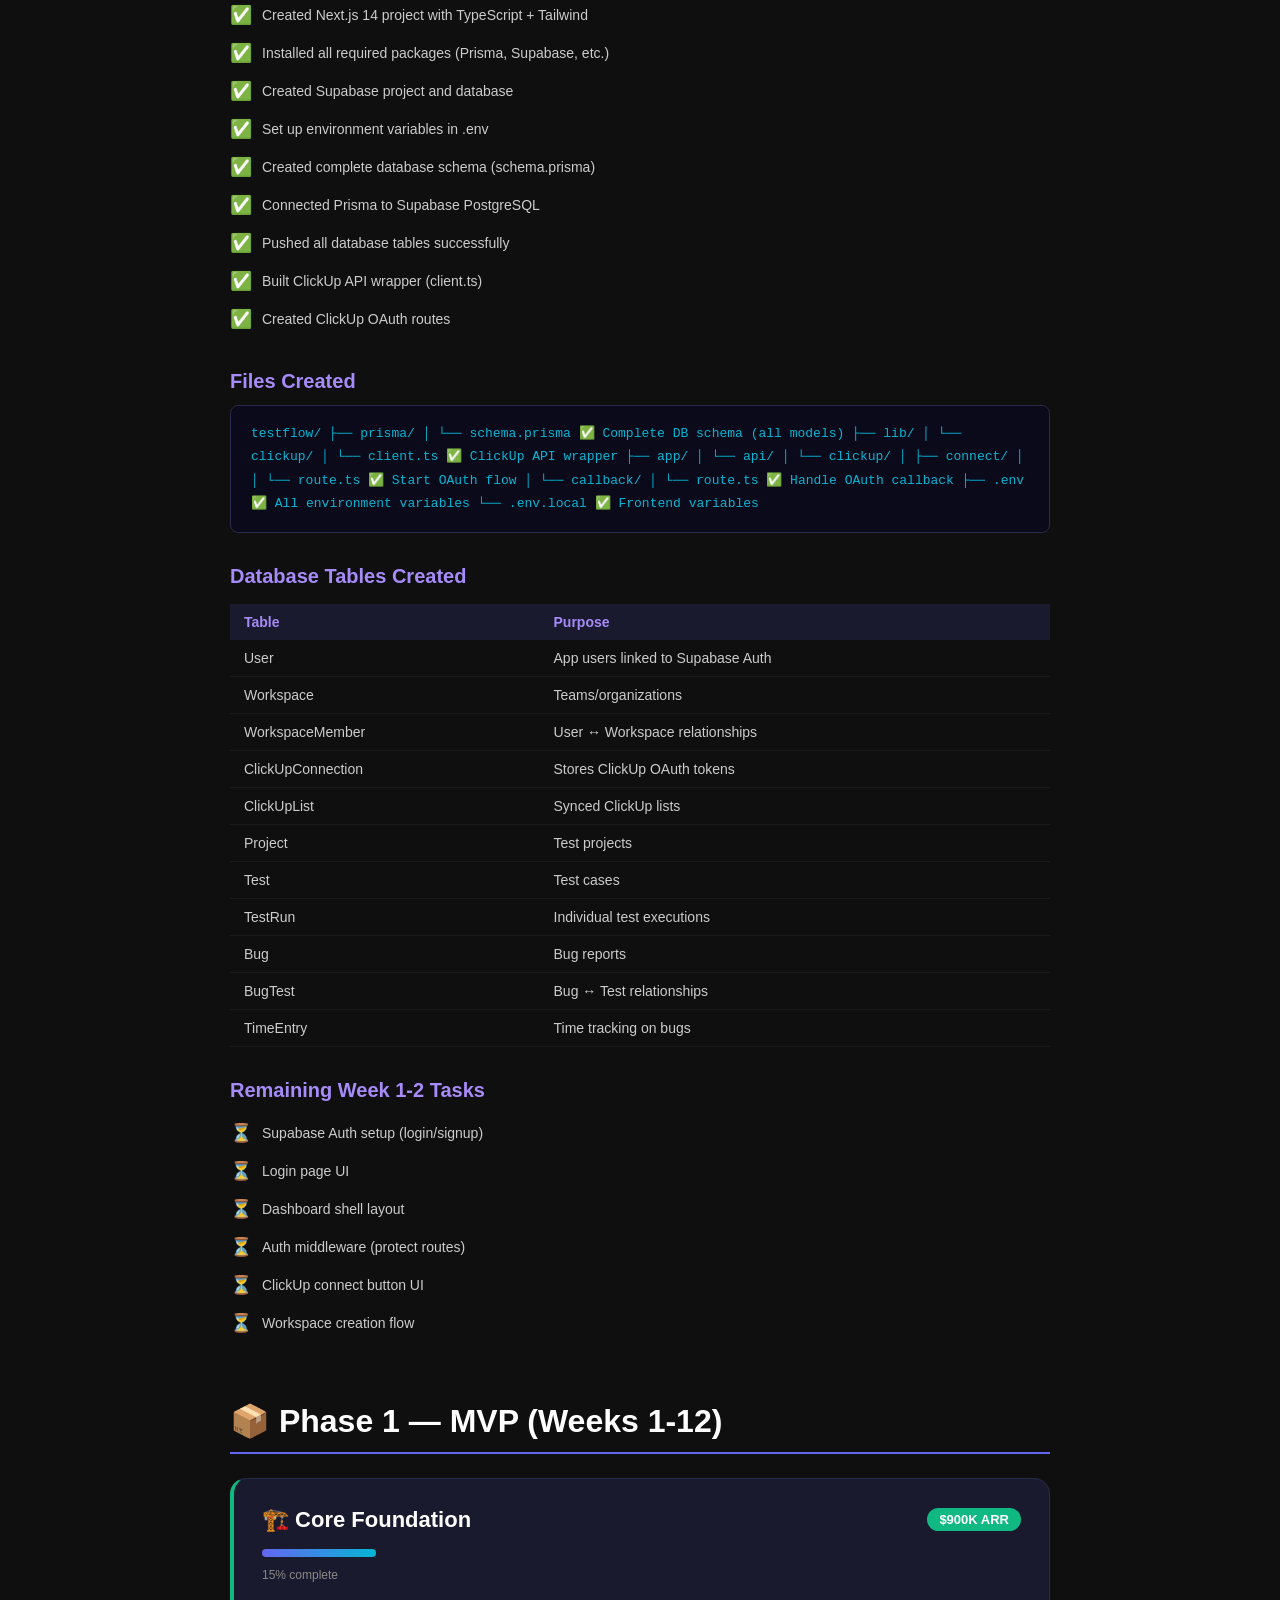
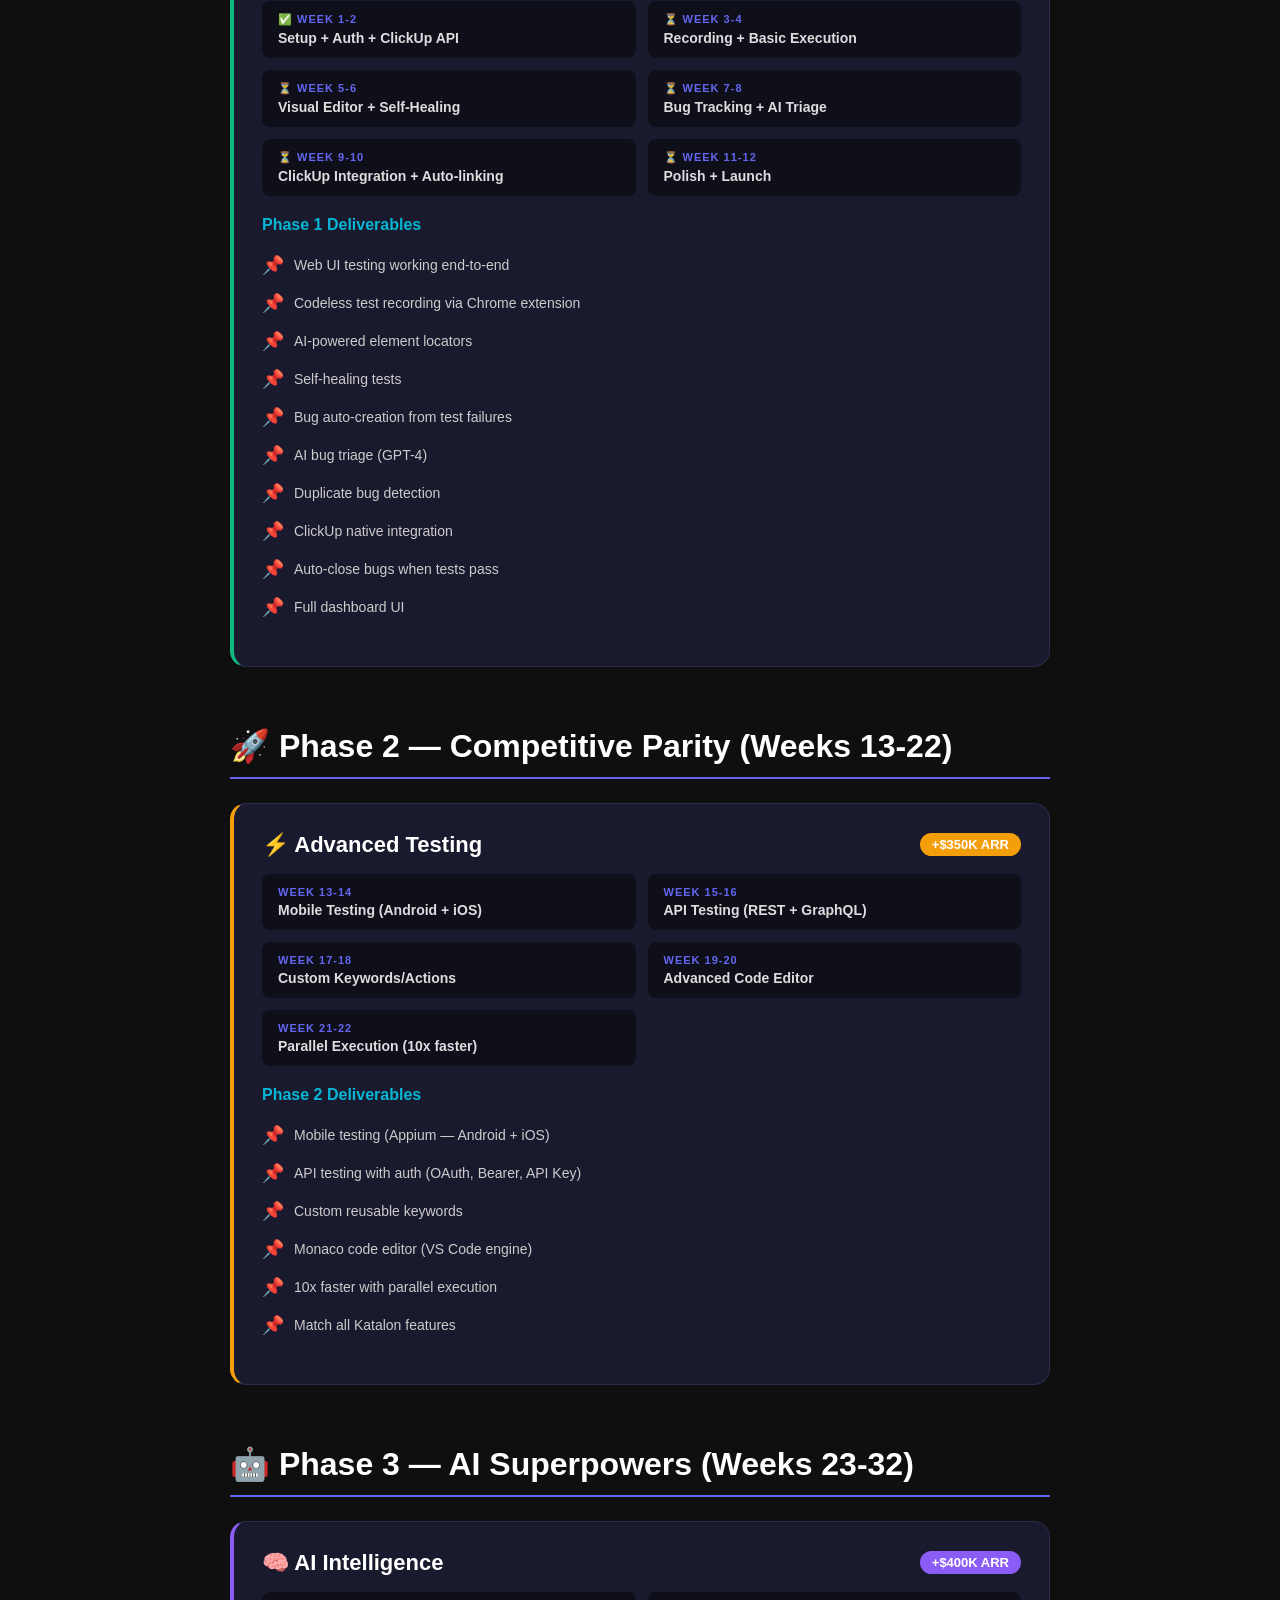
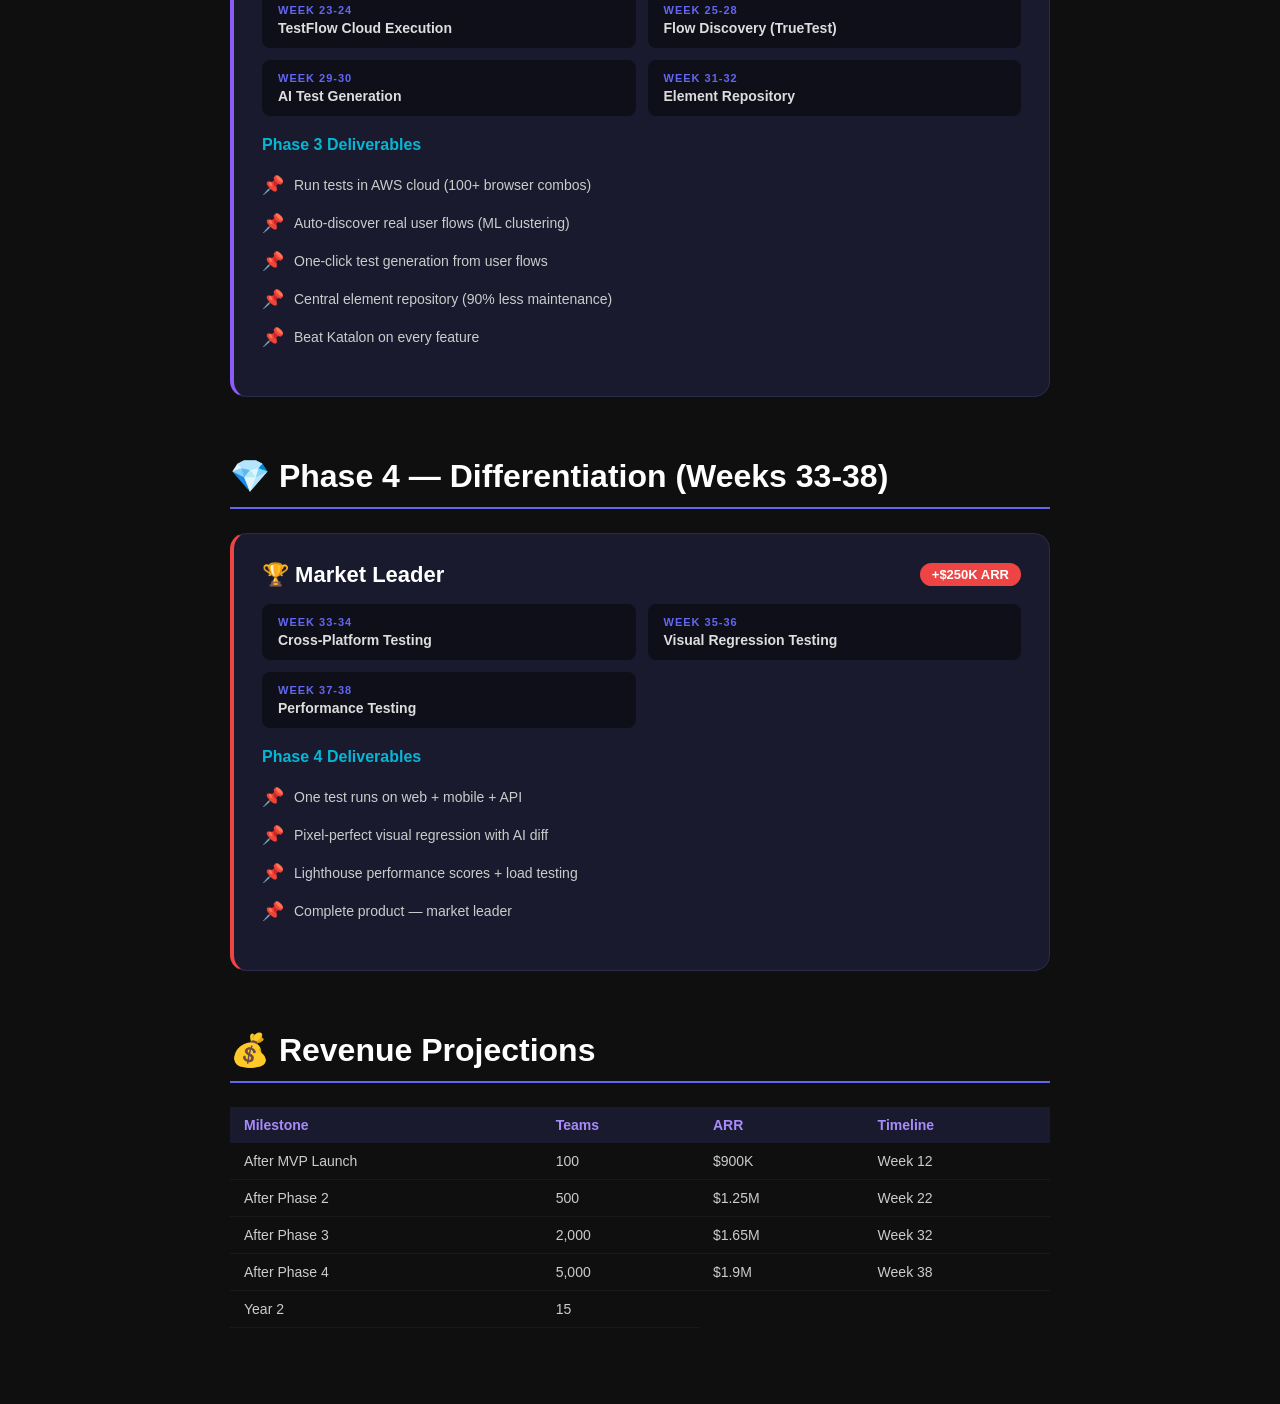
<file: docs.html>
<!DOCTYPE html>
<html lang="en">
<head>
<meta charset="UTF-8">
<meta name="viewport" content="width=device-width, initial-scale=1.0">
<title>TestFlow — Complete Build Guide</title>
<style>
  * { margin: 0; padding: 0; box-sizing: border-box; }
  body { font-family: 'Segoe UI', sans-serif; background: #0f0f0f; color: #e0e0e0; }
  
  .cover {
    background: linear-gradient(135deg, #6366f1, #8b5cf6, #06b6d4);
    min-height: 100vh; display: flex; flex-direction: column;
    align-items: center; justify-content: center; text-align: center;
    padding: 40px;
  }
  .cover h1 { font-size: 64px; font-weight: 900; color: white; letter-spacing: -2px; }
  .cover h2 { font-size: 24px; color: rgba(255,255,255,0.8); margin-top: 12px; font-weight: 400; }
  .cover .badge { background: rgba(255,255,255,0.2); border: 1px solid rgba(255,255,255,0.3);
    border-radius: 100px; padding: 8px 24px; margin-top: 24px; font-size: 14px; color: white; display: inline-block; }
  .cover .stats { display: flex; gap: 40px; margin-top: 48px; }
  .cover .stat { text-align: center; }
  .cover .stat .num { font-size: 48px; font-weight: 900; color: white; }
  .cover .stat .label { font-size: 14px; color: rgba(255,255,255,0.7); margin-top: 4px; }
  .cover .date { margin-top: 48px; color: rgba(255,255,255,0.5); font-size: 14px; }

  .container { max-width: 900px; margin: 0 auto; padding: 60px 40px; }
  
  .print-btn {
    position: fixed; top: 20px; right: 20px; z-index: 999;
    background: linear-gradient(135deg, #6366f1, #8b5cf6);
    color: white; border: none; padding: 12px 24px; border-radius: 8px;
    cursor: pointer; font-size: 15px; font-weight: 600; box-shadow: 0 4px 20px rgba(99,102,241,0.4);
  }
  .print-btn:hover { transform: translateY(-1px); }

  h2.section { font-size: 32px; font-weight: 800; color: white; margin: 60px 0 24px;
    padding-bottom: 12px; border-bottom: 2px solid #6366f1; }
  h3.sub { font-size: 20px; font-weight: 700; color: #a78bfa; margin: 32px 0 12px; }
  h4.sub2 { font-size: 16px; font-weight: 600; color: #06b6d4; margin: 20px 0 8px; }

  p { line-height: 1.7; color: #aaa; margin-bottom: 12px; }

  .phase {
    background: #1a1a2e; border: 1px solid #2a2a4a; border-radius: 16px;
    padding: 28px; margin: 24px 0; border-left: 4px solid #6366f1;
  }
  .phase.done { border-left-color: #10b981; }
  .phase.p2 { border-left-color: #f59e0b; }
  .phase.p3 { border-left-color: #8b5cf6; }
  .phase.p4 { border-left-color: #ef4444; }

  .phase-header { display: flex; justify-content: space-between; align-items: center; margin-bottom: 16px; }
  .phase-title { font-size: 22px; font-weight: 800; color: white; }
  .phase-arr { background: #10b981; color: white; padding: 4px 12px; border-radius: 100px; font-size: 13px; font-weight: 700; }
  .phase.p2 .phase-arr { background: #f59e0b; }
  .phase.p3 .phase-arr { background: #8b5cf6; }
  .phase.p4 .phase-arr { background: #ef4444; }

  .week-grid { display: grid; grid-template-columns: 1fr 1fr; gap: 12px; margin-top: 16px; }
  .week-item { background: #0f0f1a; border-radius: 8px; padding: 12px 16px; }
  .week-label { font-size: 11px; color: #6366f1; font-weight: 700; text-transform: uppercase; letter-spacing: 1px; }
  .week-desc { font-size: 14px; color: #ddd; margin-top: 4px; font-weight: 600; }

  .step-list { list-style: none; margin: 12px 0; }
  .step-list li { padding: 10px 0; border-bottom: 1px solid #1a1a1a; color: #ccc; font-size: 14px;
    display: flex; align-items: flex-start; gap: 10px; }
  .step-list li:last-child { border-bottom: none; }
  .step-num { background: #6366f1; color: white; width: 22px; height: 22px; border-radius: 50%;
    display: flex; align-items: center; justify-content: center; font-size: 11px; font-weight: 700; flex-shrink: 0; }

  .check-list { list-style: none; margin: 12px 0; }
  .check-list li { padding: 8px 0; color: #ccc; font-size: 14px; display: flex; gap: 10px; align-items: center; }
  .done-icon { color: #10b981; font-size: 18px; }
  .todo-icon { color: #6366f1; font-size: 18px; }

  code { background: #1a1a2e; color: #06b6d4; padding: 2px 8px; border-radius: 4px; font-size: 13px; font-family: 'Courier New', monospace; }
  
  .code-block { background: #0a0a1a; border: 1px solid #2a2a4a; border-radius: 8px;
    padding: 16px 20px; margin: 12px 0; font-family: 'Courier New', monospace; font-size: 13px;
    color: #06b6d4; line-height: 1.8; overflow-x: auto; }

  .tech-grid { display: grid; grid-template-columns: repeat(3, 1fr); gap: 12px; margin: 16px 0; }
  .tech-item { background: #1a1a2e; border-radius: 8px; padding: 14px; text-align: center; }
  .tech-name { font-size: 15px; font-weight: 700; color: white; }
  .tech-role { font-size: 12px; color: #888; margin-top: 4px; }

  .warning { background: #2a1a1a; border: 1px solid #ef4444; border-radius: 8px;
    padding: 14px 18px; margin: 12px 0; color: #fca5a5; font-size: 14px; }
  .warning strong { color: #ef4444; }

  .success { background: #0a2a1a; border: 1px solid #10b981; border-radius: 8px;
    padding: 14px 18px; margin: 12px 0; color: #6ee7b7; font-size: 14px; }

  .progress-bar-wrap { background: #1a1a2e; border-radius: 100px; height: 8px; margin: 8px 0; }
  .progress-bar { height: 8px; border-radius: 100px; background: linear-gradient(90deg, #6366f1, #06b6d4); }

  table { width: 100%; border-collapse: collapse; margin: 16px 0; font-size: 14px; }
  th { background: #1a1a2e; color: #a78bfa; padding: 10px 14px; text-align: left; font-weight: 700; }
  td { padding: 10px 14px; border-bottom: 1px solid #1a1a1a; color: #ccc; }
  tr:hover td { background: #0f0f1a; }

  .revenue-total { background: linear-gradient(135deg, #6366f1, #8b5cf6);
    border-radius: 12px; padding: 24px; text-align: center; margin: 24px 0; }
  .revenue-total .amount { font-size: 48px; font-weight: 900; color: white; }
  .revenue-total .label { color: rgba(255,255,255,0.7); margin-top: 4px; }

  @media print {
    .print-btn { display: none; }
    body { background: white; color: black; }
    .cover { -webkit-print-color-adjust: exact; print-color-adjust: exact; }
    .phase { -webkit-print-color-adjust: exact; print-color-adjust: exact; }
  }
</style>
</head>
<body>

<button class="print-btn" onclick="window.print()">🖨️ Save as PDF</button>

<!-- COVER PAGE -->
<div class="cover">
  <div class="badge">🚀 Complete Build Guide — All 38 Weeks</div>
  <h1>TestFlow</h1>
  <h2>The World's Most Comprehensive Quality Platform</h2>
  <div class="stats">
    <div class="stat"><div class="num">38</div><div class="label">Features</div></div>
    <div class="stat"><div class="num">38</div><div class="label">Weeks</div></div>
    <div class="stat"><div class="num">$30M</div><div class="label">Year 3 ARR</div></div>
    <div class="stat"><div class="num">4</div><div class="label">Phases</div></div>
  </div>
  <div class="date">Started: February 2026 &nbsp;|&nbsp; Built with Claude AI</div>
</div>

<div class="container">

  <!-- ─── TECH STACK ─────────────────────────────────────────────────────── -->
  <h2 class="section">🛠️ Tech Stack</h2>
  <div class="tech-grid">
    <div class="tech-item"><div class="tech-name">Next.js 14</div><div class="tech-role">Frontend + API Routes</div></div>
    <div class="tech-item"><div class="tech-name">TypeScript</div><div class="tech-role">Type Safety</div></div>
    <div class="tech-item"><div class="tech-name">Tailwind CSS</div><div class="tech-role">Styling</div></div>
    <div class="tech-item"><div class="tech-name">Supabase</div><div class="tech-role">Auth + Database</div></div>
    <div class="tech-item"><div class="tech-name">Prisma 5</div><div class="tech-role">ORM</div></div>
    <div class="tech-item"><div class="tech-name">PostgreSQL</div><div class="tech-role">Database</div></div>
    <div class="tech-item"><div class="tech-name">Playwright</div><div class="tech-role">Test Execution</div></div>
    <div class="tech-item"><div class="tech-name">OpenAI GPT-4</div><div class="tech-role">AI Features</div></div>
    <div class="tech-item"><div class="tech-name">Vercel</div><div class="tech-role">Hosting</div></div>
  </div>

  <!-- ─── WHAT WE DID TODAY ──────────────────────────────────────────────── -->
  <h2 class="section">✅ What We Built Today (Week 1-2)</h2>

  <div class="success">🎉 Session completed on February 18, 2026 — Database is live and connected!</div>

  <h3 class="sub">Completed Steps</h3>
  <ul class="check-list">
    <li><span class="done-icon">✅</span> Verified Node.js v22.21.0 is installed</li>
    <li><span class="done-icon">✅</span> Created Next.js 14 project with TypeScript + Tailwind</li>
    <li><span class="done-icon">✅</span> Installed all required packages (Prisma, Supabase, etc.)</li>
    <li><span class="done-icon">✅</span> Created Supabase project and database</li>
    <li><span class="done-icon">✅</span> Set up environment variables in .env</li>
    <li><span class="done-icon">✅</span> Created complete database schema (schema.prisma)</li>
    <li><span class="done-icon">✅</span> Connected Prisma to Supabase PostgreSQL</li>
    <li><span class="done-icon">✅</span> Pushed all database tables successfully</li>
    <li><span class="done-icon">✅</span> Built ClickUp API wrapper (client.ts)</li>
    <li><span class="done-icon">✅</span> Created ClickUp OAuth routes</li>
  </ul>

  <h3 class="sub">Files Created</h3>
  <div class="code-block">
testflow/
├── prisma/
│   └── schema.prisma          ✅ Complete DB schema (all models)
├── lib/
│   └── clickup/
│       └── client.ts          ✅ ClickUp API wrapper
├── app/
│   └── api/
│       └── clickup/
│           ├── connect/
│           │   └── route.ts   ✅ Start OAuth flow
│           └── callback/
│               └── route.ts   ✅ Handle OAuth callback
├── .env                       ✅ All environment variables
└── .env.local                 ✅ Frontend variables
  </div>

  <h3 class="sub">Database Tables Created</h3>
  <table>
    <tr><th>Table</th><th>Purpose</th></tr>
    <tr><td>User</td><td>App users linked to Supabase Auth</td></tr>
    <tr><td>Workspace</td><td>Teams/organizations</td></tr>
    <tr><td>WorkspaceMember</td><td>User ↔ Workspace relationships</td></tr>
    <tr><td>ClickUpConnection</td><td>Stores ClickUp OAuth tokens</td></tr>
    <tr><td>ClickUpList</td><td>Synced ClickUp lists</td></tr>
    <tr><td>Project</td><td>Test projects</td></tr>
    <tr><td>Test</td><td>Test cases</td></tr>
    <tr><td>TestRun</td><td>Individual test executions</td></tr>
    <tr><td>Bug</td><td>Bug reports</td></tr>
    <tr><td>BugTest</td><td>Bug ↔ Test relationships</td></tr>
    <tr><td>TimeEntry</td><td>Time tracking on bugs</td></tr>
  </table>

  <h3 class="sub">Remaining Week 1-2 Tasks</h3>
  <ul class="check-list">
    <li><span class="todo-icon">⏳</span> Supabase Auth setup (login/signup)</li>
    <li><span class="todo-icon">⏳</span> Login page UI</li>
    <li><span class="todo-icon">⏳</span> Dashboard shell layout</li>
    <li><span class="todo-icon">⏳</span> Auth middleware (protect routes)</li>
    <li><span class="todo-icon">⏳</span> ClickUp connect button UI</li>
    <li><span class="todo-icon">⏳</span> Workspace creation flow</li>
  </ul>

  <!-- ─── PHASE 1 ───────────────────────────────────────────────────────── -->
  <h2 class="section">📦 Phase 1 — MVP (Weeks 1-12)</h2>
  <div class="phase done">
    <div class="phase-header">
      <div class="phase-title">🏗️ Core Foundation</div>
      <div class="phase-arr">$900K ARR</div>
    </div>
    <div class="progress-bar-wrap"><div class="progress-bar" style="width:15%"></div></div>
    <p style="font-size:12px;color:#888;margin:4px 0 16px">15% complete</p>
    <div class="week-grid">
      <div class="week-item"><div class="week-label">✅ Week 1-2</div><div class="week-desc">Setup + Auth + ClickUp API</div></div>
      <div class="week-item"><div class="week-label">⏳ Week 3-4</div><div class="week-desc">Recording + Basic Execution</div></div>
      <div class="week-item"><div class="week-label">⏳ Week 5-6</div><div class="week-desc">Visual Editor + Self-Healing</div></div>
      <div class="week-item"><div class="week-label">⏳ Week 7-8</div><div class="week-desc">Bug Tracking + AI Triage</div></div>
      <div class="week-item"><div class="week-label">⏳ Week 9-10</div><div class="week-desc">ClickUp Integration + Auto-linking</div></div>
      <div class="week-item"><div class="week-label">⏳ Week 11-12</div><div class="week-desc">Polish + Launch</div></div>
    </div>
    <h4 class="sub2">Phase 1 Deliverables</h4>
    <ul class="check-list">
      <li><span class="todo-icon">📌</span> Web UI testing working end-to-end</li>
      <li><span class="todo-icon">📌</span> Codeless test recording via Chrome extension</li>
      <li><span class="todo-icon">📌</span> AI-powered element locators</li>
      <li><span class="todo-icon">📌</span> Self-healing tests</li>
      <li><span class="todo-icon">📌</span> Bug auto-creation from test failures</li>
      <li><span class="todo-icon">📌</span> AI bug triage (GPT-4)</li>
      <li><span class="todo-icon">📌</span> Duplicate bug detection</li>
      <li><span class="todo-icon">📌</span> ClickUp native integration</li>
      <li><span class="todo-icon">📌</span> Auto-close bugs when tests pass</li>
      <li><span class="todo-icon">📌</span> Full dashboard UI</li>
    </ul>
  </div>

  <!-- ─── PHASE 2 ───────────────────────────────────────────────────────── -->
  <h2 class="section">🚀 Phase 2 — Competitive Parity (Weeks 13-22)</h2>
  <div class="phase p2">
    <div class="phase-header">
      <div class="phase-title">⚡ Advanced Testing</div>
      <div class="phase-arr">+$350K ARR</div>
    </div>
    <div class="week-grid">
      <div class="week-item"><div class="week-label">Week 13-14</div><div class="week-desc">Mobile Testing (Android + iOS)</div></div>
      <div class="week-item"><div class="week-label">Week 15-16</div><div class="week-desc">API Testing (REST + GraphQL)</div></div>
      <div class="week-item"><div class="week-label">Week 17-18</div><div class="week-desc">Custom Keywords/Actions</div></div>
      <div class="week-item"><div class="week-label">Week 19-20</div><div class="week-desc">Advanced Code Editor</div></div>
      <div class="week-item"><div class="week-label">Week 21-22</div><div class="week-desc">Parallel Execution (10x faster)</div></div>
    </div>
    <h4 class="sub2">Phase 2 Deliverables</h4>
    <ul class="check-list">
      <li><span class="todo-icon">📌</span> Mobile testing (Appium — Android + iOS)</li>
      <li><span class="todo-icon">📌</span> API testing with auth (OAuth, Bearer, API Key)</li>
      <li><span class="todo-icon">📌</span> Custom reusable keywords</li>
      <li><span class="todo-icon">📌</span> Monaco code editor (VS Code engine)</li>
      <li><span class="todo-icon">📌</span> 10x faster with parallel execution</li>
      <li><span class="todo-icon">📌</span> Match all Katalon features</li>
    </ul>
  </div>

  <!-- ─── PHASE 3 ───────────────────────────────────────────────────────── -->
  <h2 class="section">🤖 Phase 3 — AI Superpowers (Weeks 23-32)</h2>
  <div class="phase p3">
    <div class="phase-header">
      <div class="phase-title">🧠 AI Intelligence</div>
      <div class="phase-arr">+$400K ARR</div>
    </div>
    <div class="week-grid">
      <div class="week-item"><div class="week-label">Week 23-24</div><div class="week-desc">TestFlow Cloud Execution</div></div>
      <div class="week-item"><div class="week-label">Week 25-28</div><div class="week-desc">Flow Discovery (TrueTest)</div></div>
      <div class="week-item"><div class="week-label">Week 29-30</div><div class="week-desc">AI Test Generation</div></div>
      <div class="week-item"><div class="week-label">Week 31-32</div><div class="week-desc">Element Repository</div></div>
    </div>
    <h4 class="sub2">Phase 3 Deliverables</h4>
    <ul class="check-list">
      <li><span class="todo-icon">📌</span> Run tests in AWS cloud (100+ browser combos)</li>
      <li><span class="todo-icon">📌</span> Auto-discover real user flows (ML clustering)</li>
      <li><span class="todo-icon">📌</span> One-click test generation from user flows</li>
      <li><span class="todo-icon">📌</span> Central element repository (90% less maintenance)</li>
      <li><span class="todo-icon">📌</span> Beat Katalon on every feature</li>
    </ul>
  </div>

  <!-- ─── PHASE 4 ───────────────────────────────────────────────────────── -->
  <h2 class="section">💎 Phase 4 — Differentiation (Weeks 33-38)</h2>
  <div class="phase p4">
    <div class="phase-header">
      <div class="phase-title">🏆 Market Leader</div>
      <div class="phase-arr">+$250K ARR</div>
    </div>
    <div class="week-grid">
      <div class="week-item"><div class="week-label">Week 33-34</div><div class="week-desc">Cross-Platform Testing</div></div>
      <div class="week-item"><div class="week-label">Week 35-36</div><div class="week-desc">Visual Regression Testing</div></div>
      <div class="week-item"><div class="week-label">Week 37-38</div><div class="week-desc">Performance Testing</div></div>
    </div>
    <h4 class="sub2">Phase 4 Deliverables</h4>
    <ul class="check-list">
      <li><span class="todo-icon">📌</span> One test runs on web + mobile + API</li>
      <li><span class="todo-icon">📌</span> Pixel-perfect visual regression with AI diff</li>
      <li><span class="todo-icon">📌</span> Lighthouse performance scores + load testing</li>
      <li><span class="todo-icon">📌</span> Complete product — market leader</li>
    </ul>
  </div>

  <!-- ─── REVENUE ───────────────────────────────────────────────────────── -->
  <h2 class="section">💰 Revenue Projections</h2>
  <table>
    <tr><th>Milestone</th><th>Teams</th><th>ARR</th><th>Timeline</th></tr>
    <tr><td>After MVP Launch</td><td>100</td><td>$900K</td><td>Week 12</td></tr>
    <tr><td>After Phase 2</td><td>500</td><td>$1.25M</td><td>Week 22</td></tr>
    <tr><td>After Phase 3</td><td>2,000</td><td>$1.65M</td><td>Week 32</td></tr>
    <tr><td>After Phase 4</td><td>5,000</td><td>$1.9M</td><td>Week 38</td></tr>
    <tr><td>Year 2</td><td>15
</file>
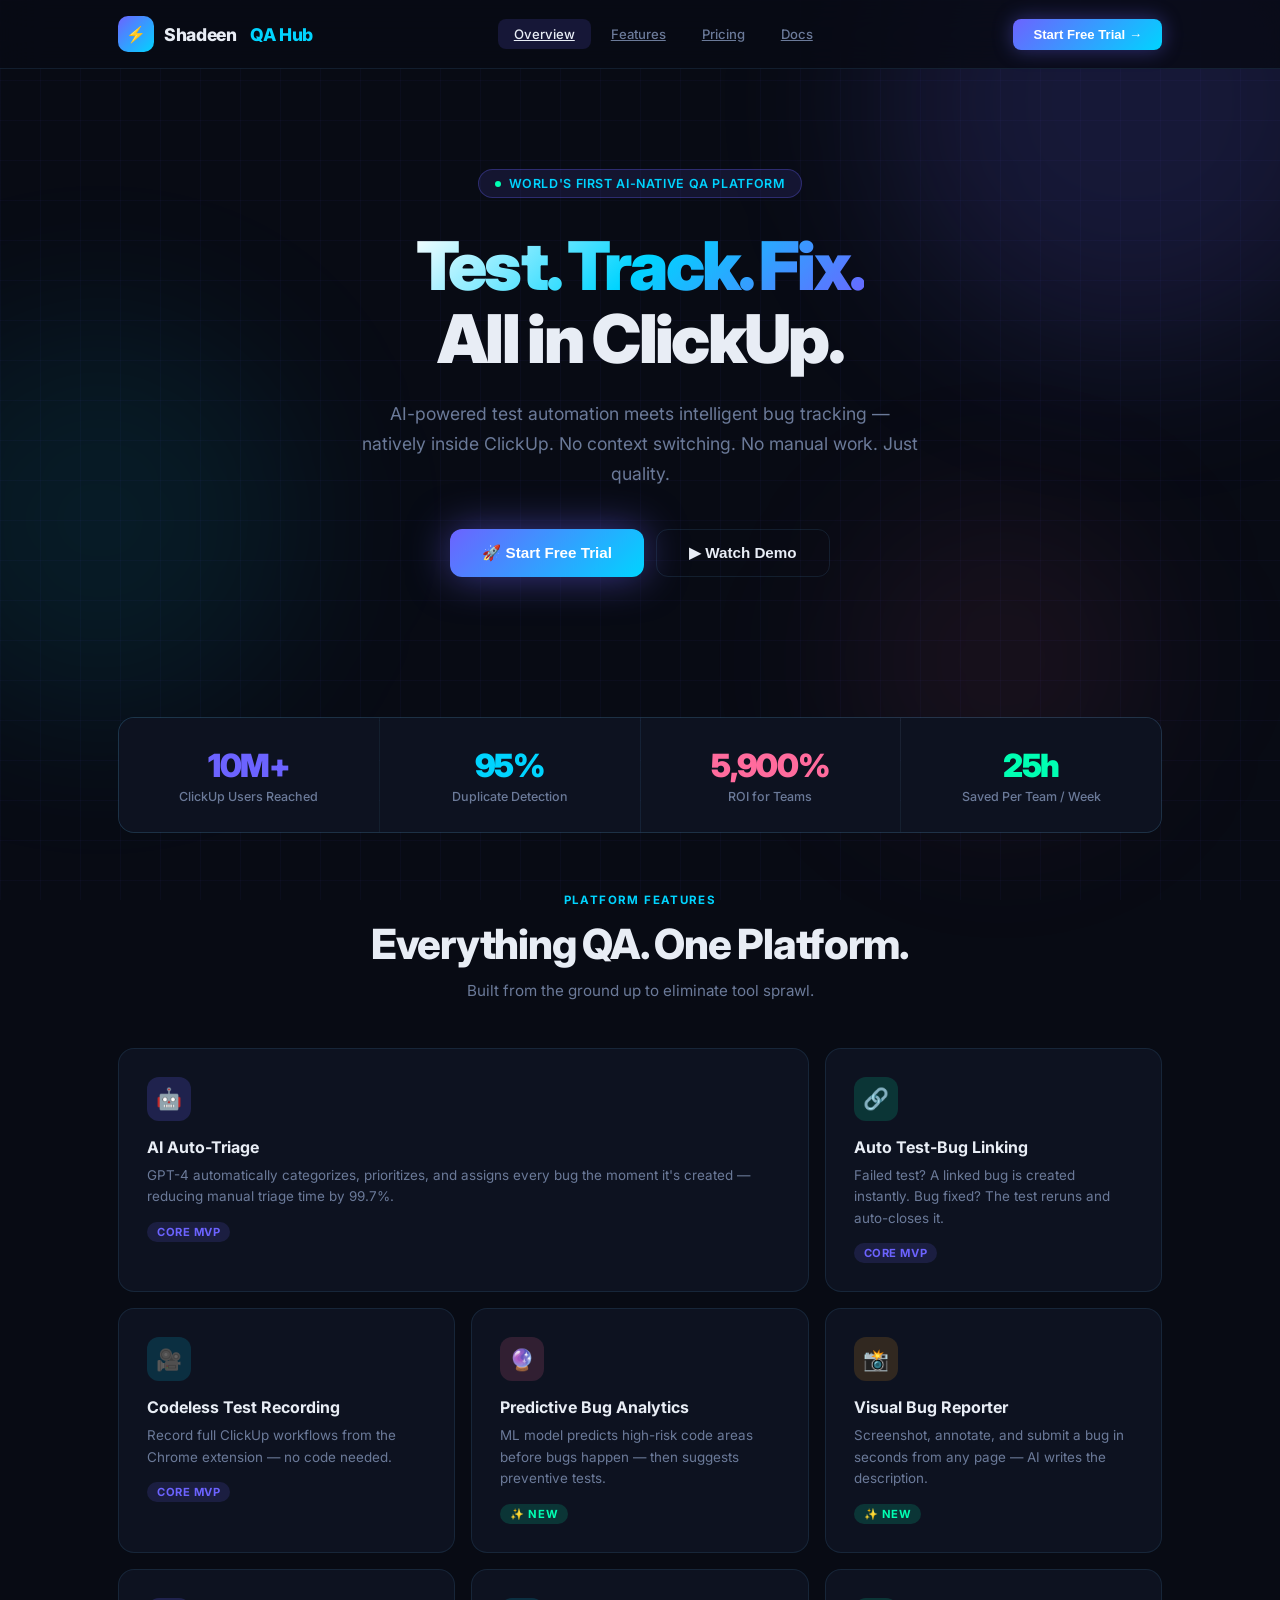
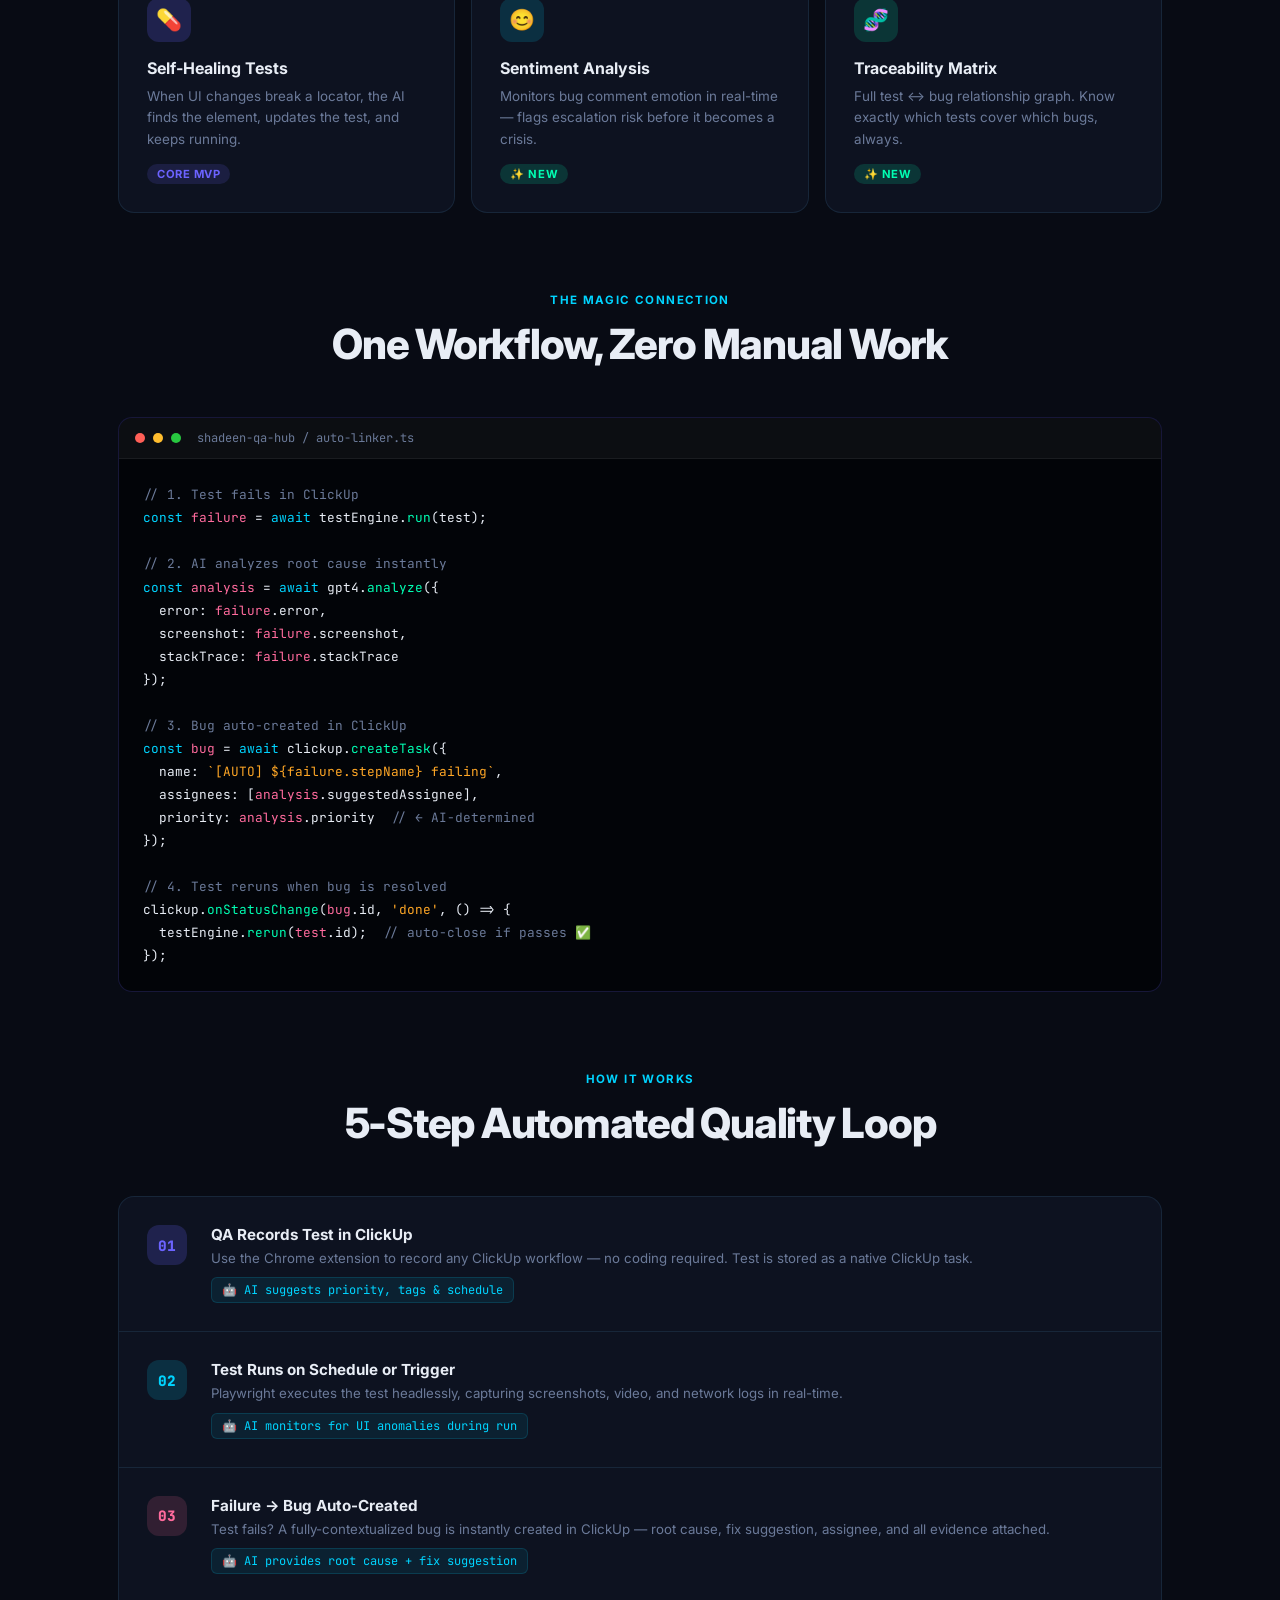
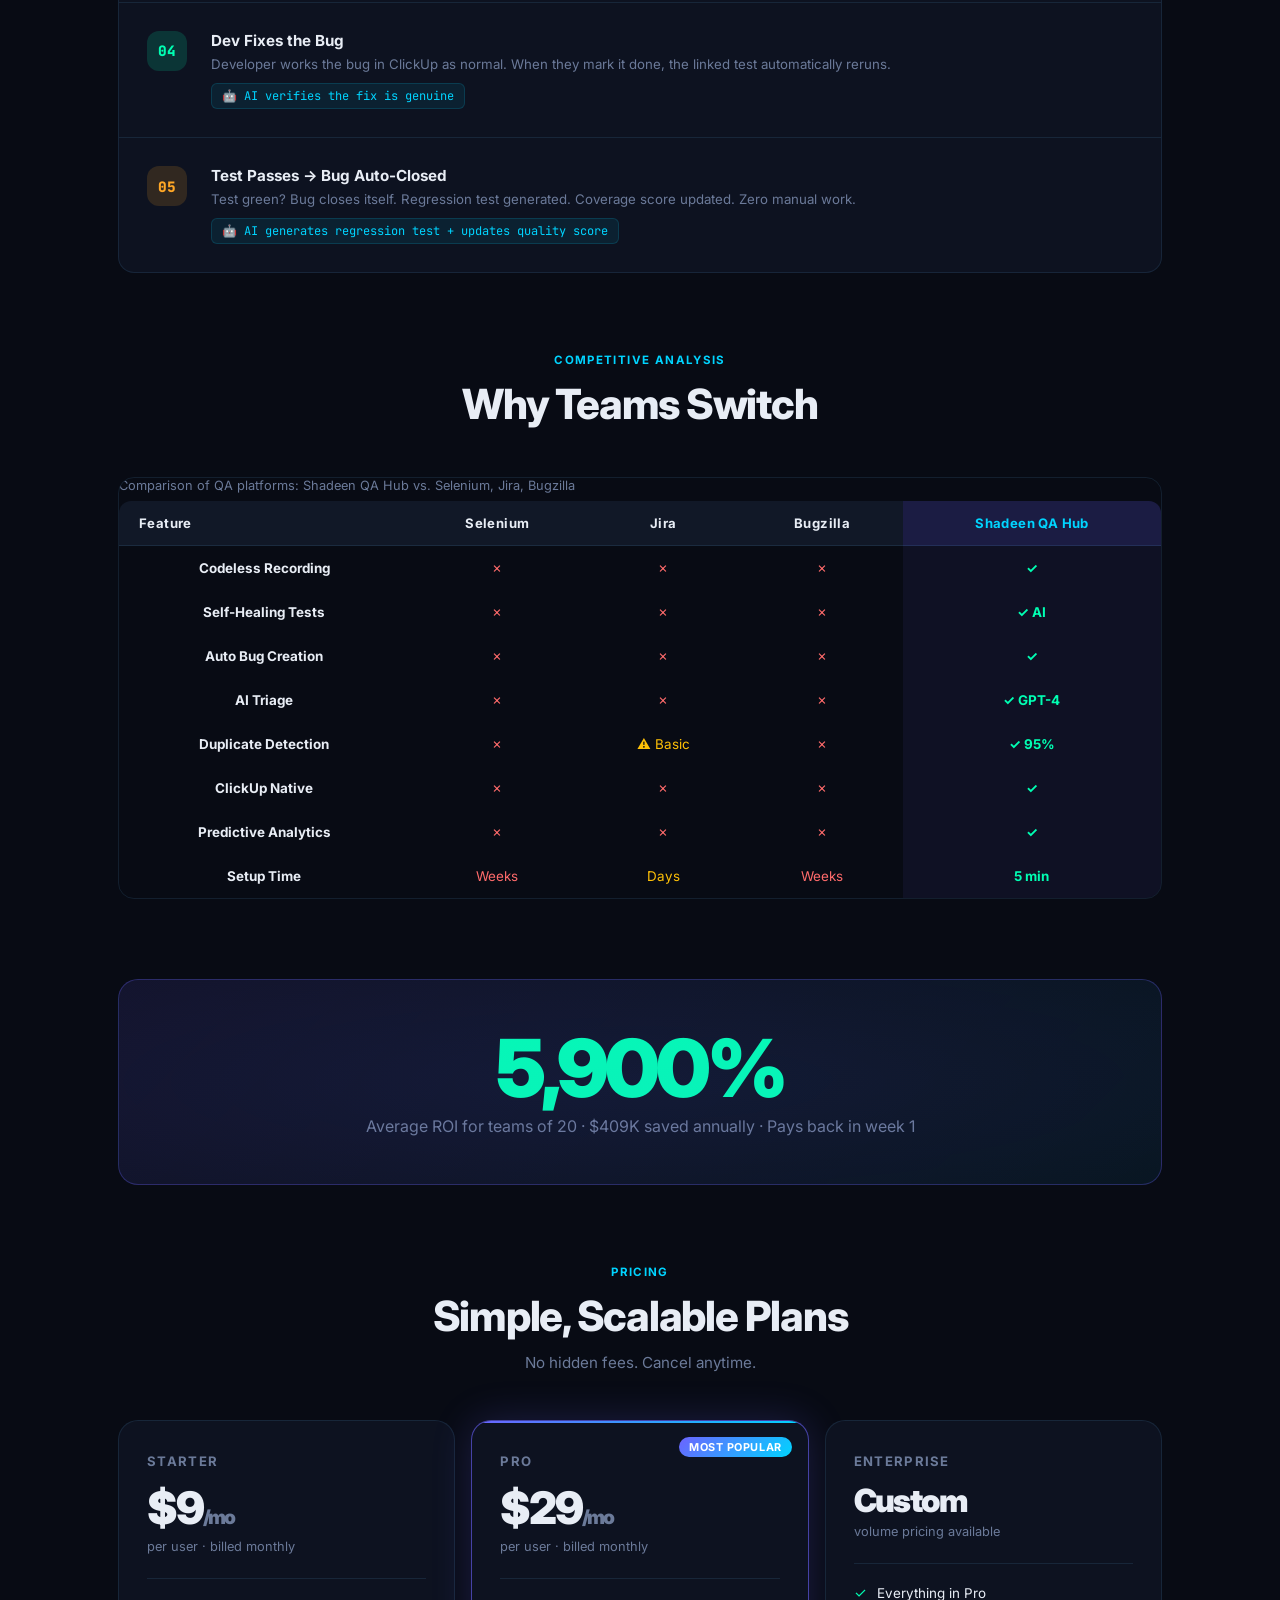
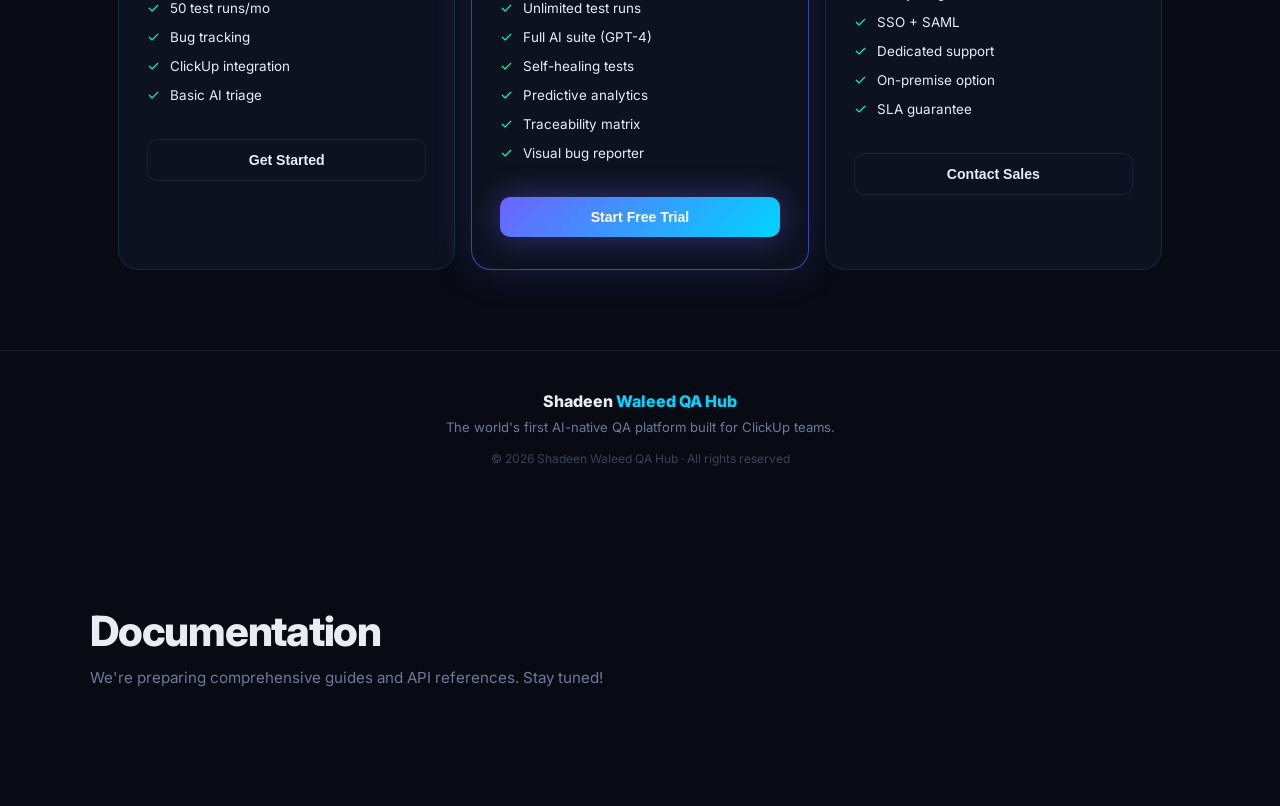
<file: index.html.html>
<!DOCTYPE html>
<html lang="en">
<head>
  <meta charset="UTF-8">
  <meta name="viewport" content="width=device-width, initial-scale=1.0">
  <title>Shadeen Waleed QA Hub – AI‑Native QA for ClickUp</title>
  <meta name="description" content="The world's first AI‑native QA platform built directly inside ClickUp. Automate test creation, triage, and bug tracking with GPT‑4.">
  <!-- Fonts with display=swap -->
  <link href="https://fonts.googleapis.com/css2?family=Inter:wght@300;400;500;600;700;800;900&family=JetBrains+Mono:wght@400;700&display=swap" rel="stylesheet">
  <style>
    /* ----- (same excellent CSS as before, with a few minor additions) ----- */
    :root {
      --bg: #080B14;
      --surface: #0D1220;
      --surface2: #111827;
      --border: rgba(99,179,237,0.12);
      --accent: #6C63FF;
      --accent2: #00D4FF;
      --accent3: #FF6B9D;
      --accent4: #00FFB3;
      --text: #E8EDF5;
      --muted: #6B7A99;
      --glow: rgba(108,99,255,0.25);
    }

    * { margin: 0; padding: 0; box-sizing: border-box; }

    body {
      font-family: 'Inter', sans-serif;
      background: var(--bg);
      color: var(--text);
      min-height: 100vh;
      overflow-x: hidden;
      scroll-behavior: smooth; /* added for anchor links */
    }

    /* Animated grid background */
    body::before {
      content: '';
      position: fixed;
      inset: 0;
      background-image:
        linear-gradient(rgba(108,99,255,0.04) 1px, transparent 1px),
        linear-gradient(90deg, rgba(108,99,255,0.04) 1px, transparent 1px);
      background-size: 40px 40px;
      pointer-events: none;
      z-index: 0;
    }

    /* Orbs */
    .orb {
      position: fixed;
      border-radius: 50%;
      filter: blur(80px);
      pointer-events: none;
      z-index: 0;
    }
    .orb-1 { width: 500px; height: 500px; background: rgba(108,99,255,0.15); top: -150px; right: -100px; }
    .orb-2 { width: 400px; height: 400px; background: rgba(0,212,255,0.08); bottom: 20%; left: -100px; }
    .orb-3 { width: 300px; height: 300px; background: rgba(255,107,157,0.07); bottom: 10%; right: 10%; }

    .wrap { position: relative; z-index: 1; max-width: 1100px; margin: 0 auto; padding: 0 28px; }

    /* ── NAV ── */
    nav {
      position: sticky; top: 0; z-index: 100;
      background: rgba(8,11,20,0.8);
      backdrop-filter: blur(20px);
      border-bottom: 1px solid var(--border);
      padding: 16px 0;
    }
    .nav-inner { display: flex; align-items: center; justify-content: space-between; }
    .logo {
      display: flex; align-items: center; gap: 10px;
      font-weight: 800; font-size: 1.1rem; letter-spacing: -0.02em;
    }
    .logo-icon {
      width: 36px; height: 36px; border-radius: 10px;
      background: linear-gradient(135deg, var(--accent), var(--accent2));
      display: flex; align-items: center; justify-content: center;
      font-size: 1rem;
    }
    .logo span { color: var(--accent2); }
    .nav-pills { display: flex; gap: 4px; }
    .nav-pill {
      padding: 7px 16px; border-radius: 8px; font-size: 0.82rem;
      font-weight: 500; color: var(--muted); cursor: pointer;
      transition: all .2s; border: none; background: none;
    }
    .nav-pill:hover, .nav-pill.active { background: rgba(108,99,255,0.15); color: var(--text); }
    .nav-cta {
      padding: 8px 20px; border-radius: 8px; font-size: 0.82rem; font-weight: 600;
      background: linear-gradient(135deg, var(--accent), var(--accent2));
      color: #fff; border: none; cursor: pointer;
      box-shadow: 0 0 20px rgba(108,99,255,0.4);
      transition: all .2s;
    }
    .nav-cta:hover { transform: translateY(-1px); box-shadow: 0 0 30px rgba(108,99,255,0.6); }

    /* ── HERO ── */
    .hero { padding: 100px 0 80px; text-align: center; }
    .hero-badge {
      display: inline-flex; align-items: center; gap: 8px;
      background: rgba(108,99,255,0.12); border: 1px solid rgba(108,99,255,0.3);
      border-radius: 100px; padding: 6px 16px; font-size: 0.78rem;
      font-weight: 600; color: var(--accent2); margin-bottom: 32px;
      letter-spacing: 0.05em; text-transform: uppercase;
    }
    .pulse-dot {
      width: 6px; height: 6px; border-radius: 50%;
      background: var(--accent4); animation: pulse 2s infinite;
    }
    @keyframes pulse { 0%,100%{opacity:1;transform:scale(1)} 50%{opacity:.5;transform:scale(1.5)} }

    h1 {
      font-size: clamp(2.5rem, 6vw, 4.2rem);
      font-weight: 900; line-height: 1.08;
      letter-spacing: -0.04em; margin-bottom: 24px;
    }
    .grad { background: linear-gradient(135deg, #fff 0%, var(--accent2) 50%, var(--accent) 100%); -webkit-background-clip: text; -webkit-text-fill-color: transparent; background-clip: text; }
    .hero-sub { font-size: 1.1rem; color: var(--muted); max-width: 560px; margin: 0 auto 40px; line-height: 1.7; }

    .hero-btns { display: flex; gap: 12px; justify-content: center; flex-wrap: wrap; }
    .btn-primary {
      padding: 14px 32px; border-radius: 12px; font-size: 0.95rem; font-weight: 700;
      background: linear-gradient(135deg, var(--accent), var(--accent2));
      color: #fff; border: none; cursor: pointer;
      box-shadow: 0 0 40px rgba(108,99,255,0.5);
      transition: all .25s;
    }
    .btn-primary:hover { transform: translateY(-2px); box-shadow: 0 0 60px rgba(108,99,255,0.7); }
    .btn-ghost {
      padding: 14px 32px; border-radius: 12px; font-size: 0.95rem; font-weight: 600;
      background: transparent; color: var(--text);
      border: 1px solid var(--border); cursor: pointer; transition: all .25s;
    }
    .btn-ghost:hover { border-color: rgba(108,99,255,0.5); background: rgba(108,99,255,0.08); }

    /* ── STAT STRIP ── */
    .stats {
      display: grid; grid-template-columns: repeat(4, 1fr); gap: 1px;
      background: var(--border); border: 1px solid var(--border);
      border-radius: 16px; overflow: hidden; margin: 60px 0;
    }
    .stat { background: var(--surface); padding: 28px 20px; text-align: center; }
    .stat-val { font-size: 2rem; font-weight: 900; letter-spacing: -0.04em; }
    .stat-val.c1 { color: var(--accent); }
    .stat-val.c2 { color: var(--accent2); }
    .stat-val.c3 { color: var(--accent3); }
    .stat-val.c4 { color: var(--accent4); }
    .stat-lbl { font-size: 0.78rem; color: var(--muted); margin-top: 4px; font-weight: 500; }

    /* ── SECTION HEADER ── */
    .sec-header { text-align: center; margin-bottom: 48px; }
    .sec-label {
      font-size: 0.72rem; font-weight: 700; letter-spacing: 0.12em;
      text-transform: uppercase; color: var(--accent2); margin-bottom: 12px;
    }
    .sec-title { font-size: clamp(1.8rem, 4vw, 2.6rem); font-weight: 800; letter-spacing: -0.03em; }
    .sec-sub { color: var(--muted); margin-top: 12px; font-size: 0.95rem; }

    /* ── FEATURE CARDS ── */
    .features { display: grid; grid-template-columns: repeat(3, 1fr); gap: 16px; margin-bottom: 80px; }
    .feat-card {
      background: var(--surface);
      border: 1px solid var(--border);
      border-radius: 16px; padding: 28px;
      transition: all .3s; position: relative; overflow: hidden;
    }
    .feat-card::before {
      content: ''; position: absolute; inset: 0;
      background: linear-gradient(135deg, var(--glow), transparent);
      opacity: 0; transition: opacity .3s;
    }
    .feat-card:hover { border-color: rgba(108,99,255,0.4); transform: translateY(-4px); }
    .feat-card:hover::before { opacity: 1; }
    .feat-card.span2 { grid-column: span 2; }

    .feat-icon {
      width: 44px; height: 44px; border-radius: 12px;
      display: flex; align-items: center; justify-content: center;
      font-size: 1.3rem; margin-bottom: 16px;
    }
    .fi-purple { background: rgba(108,99,255,0.2); }
    .fi-blue   { background: rgba(0,212,255,0.15); }
    .fi-pink   { background: rgba(255,107,157,0.15); }
    .fi-green  { background: rgba(0,255,179,0.15); }
    .fi-orange { background: rgba(255,167,38,0.15); }

    .feat-title { font-size: 1rem; font-weight: 700; margin-bottom: 8px; }
    .feat-desc { font-size: 0.84rem; color: var(--muted); line-height: 1.6; }
    .feat-tag {
      display: inline-block; margin-top: 14px;
      padding: 3px 10px; border-radius: 100px; font-size: 0.7rem; font-weight: 700;
      letter-spacing: 0.05em; text-transform: uppercase;
    }
    .tag-new { background: rgba(0,255,179,0.15); color: var(--accent4); }
    .tag-core { background: rgba(108,99,255,0.15); color: var(--accent); }

    /* ── COMPARISON TABLE ── */
    .compare-wrap { margin-bottom: 80px; }
    .compare-table { width: 100%; border-collapse: separate; border-spacing: 0; }
    .compare-table caption {
      font-size: 0.8rem;
      color: var(--muted);
      margin-bottom: 8px;
      text-align: left;
      caption-side: top;
    }
    .compare-table th, .compare-table td {
      padding: 14px 20px; text-align: center; font-size: 0.84rem;
    }
    .compare-table thead th {
      background: var(--surface2); font-weight: 700; font-size: 0.82rem;
      letter-spacing: 0.03em; border-bottom: 1px solid var(--border);
    }
    .compare-table thead th:first-child { text-align: left; border-radius: 12px 0 0 0; }
    .compare-table thead th:last-child { border-radius: 0 12px 0 0; background: rgba(108,99,255,0.2); color: var(--accent2); }
    .compare-table tbody tr { border-bottom: 1px solid var(--border); transition: background .2s; }
    .compare-table tbody tr:hover { background: rgba(108,99,255,0.05); }
    .compare-table tbody td:first-child { text-align: left; color: var(--muted); font-weight: 500; }
    .compare-table tbody td:last-child { background: rgba(108,99,255,0.07); font-weight: 700; color: var(--accent4); }
    .no { color: #FF6B6B; } .maybe { color: #FFC107; } .yes { color: var(--accent4); }
    .tbl-wrap { border: 1px solid var(--border); border-radius: 16px; overflow: hidden; }

    /* ── WORKFLOW ── */
    .workflow { margin-bottom: 80px; }
    .flow-steps { display: flex; flex-direction: column; gap: 0; }
    .flow-step {
      display: flex; align-items: flex-start; gap: 24px;
      padding: 28px; background: var(--surface);
      border: 1px solid var(--border); position: relative;
    }
    .flow-step:first-child { border-radius: 16px 16px 0 0; }
    .flow-step:last-child { border-radius: 0 0 16px 16px; border-top: none; }
    .flow-step:not(:first-child):not(:last-child) { border-top: none; }
    .step-num {
      width: 40px; height: 40px; min-width: 40px; border-radius: 12px;
      display: flex; align-items: center; justify-content: center;
      font-weight: 800; font-size: 0.9rem; font-family: 'JetBrains Mono', monospace;
    }
    .sn1 { background: rgba(108,99,255,0.2); color: var(--accent); }
    .sn2 { background: rgba(0,212,255,0.15); color: var(--accent2); }
    .sn3 { background: rgba(255,107,157,0.15); color: var(--accent3); }
    .sn4 { background: rgba(0,255,179,0.15); color: var(--accent4); }
    .sn5 { background: rgba(255,167,38,0.15); color: #FFA726; }
    .step-content { flex: 1; }
    .step-title { font-weight: 700; font-size: 0.95rem; margin-bottom: 4px; }
    .step-desc { font-size: 0.83rem; color: var(--muted); line-height: 1.6; }
    .step-ai {
      margin-top: 8px; font-size: 0.75rem; font-family: 'JetBrains Mono', monospace;
      color: var(--accent2); background: rgba(0,212,255,0.08);
      border: 1px solid rgba(0,212,255,0.15); border-radius: 6px;
      padding: 4px 10px; display: inline-block;
    }

    /* ── PRICING ── */
    .pricing { margin-bottom: 80px; }
    .plans { display: grid; grid-template-columns: repeat(3,1fr); gap: 16px; }
    .plan {
      background: var(--surface); border: 1px solid var(--border);
      border-radius: 20px; padding: 32px 28px; position: relative; overflow: hidden;
      transition: all .3s;
    }
    .plan:hover { transform: translateY(-4px); }
    .plan.popular {
      border-color: rgba(108,99,255,0.6);
      box-shadow: 0 0 40px rgba(108,99,255,0.2);
    }
    .plan.popular::before {
      content: '';
      position: absolute; top: 0; left: 0; right: 0; height: 2px;
      background: linear-gradient(90deg, var(--accent), var(--accent2));
    }
    .popular-badge {
      position: absolute; top: 16px; right: 16px;
      background: linear-gradient(135deg, var(--accent), var(--accent2));
      color: #fff; font-size: 0.68rem; font-weight: 700;
      padding: 3px 10px; border-radius: 100px; letter-spacing: 0.05em;
      text-transform: uppercase;
    }
    .plan-name { font-size: 0.82rem; font-weight: 700; color: var(--muted); text-transform: uppercase; letter-spacing: 0.1em; margin-bottom: 12px; }
    .plan-price { font-size: 2.8rem; font-weight: 900; letter-spacing: -0.05em; margin-bottom: 4px; }
    .plan-price--custom { font-size: 2rem; } /* for enterprise */
    .plan-period { font-size: 0.8rem; color: var(--muted); margin-bottom: 24px; }
    .plan-divider { border: none; border-top: 1px solid var(--border); margin-bottom: 20px; }
    .plan-feature { display: flex; align-items: center; gap: 10px; margin-bottom: 12px; font-size: 0.84rem; }
    .plan-feature .chk { color: var(--accent4); font-size: 0.9rem; }
    .plan-btn {
      width: 100%; padding: 12px; border-radius: 10px; font-size: 0.88rem; font-weight: 700;
      cursor: pointer; margin-top: 24px; transition: all .25s;
    }
    .pb-ghost { background: transparent; border: 1px solid var(--border); color: var(--text); }
    .pb-ghost:hover { border-color: rgba(108,99,255,0.5); }
    .pb-solid { background: linear-gradient(135deg, var(--accent), var(--accent2)); border: none; color: #fff; box-shadow: 0 0 30px rgba(108,99,255,0.4); }
    .pb-solid:hover { box-shadow: 0 0 50px rgba(108,99,255,0.6); transform: translateY(-1px); }

    /* ── ROI ── */
    .roi-box {
      background: linear-gradient(135deg, rgba(108,99,255,0.1), rgba(0,212,255,0.05));
      border: 1px solid rgba(108,99,255,0.3); border-radius: 20px;
      padding: 48px; text-align: center; margin-bottom: 80px;
      position: relative; overflow: hidden;
    }
    .roi-box::before {
      content: '';
      position: absolute; top: -50%; left: -50%; width: 200%; height: 200%;
      background: radial-gradient(ellipse at center, rgba(108,99,255,0.08) 0%, transparent 60%);
      pointer-events: none;
    }
    .roi-num { font-size: 5rem; font-weight: 900; letter-spacing: -0.05em; color: var(--accent4); line-height: 1; }
    .roi-label { font-size: 1rem; color: var(--muted); margin-top: 8px; }

    /* ── FOOTER ── */
    footer {
      border-top: 1px solid var(--border);
      padding: 40px 0; text-align: center; color: var(--muted); font-size: 0.82rem;
    }
    .footer-logo { font-weight: 800; font-size: 1rem; color: var(--text); margin-bottom: 8px; }
    .footer-logo span { color: var(--accent2); }

    /* ── CODE TERMINAL ── */
    .terminal {
      background: #020408; border: 1px solid rgba(108,99,255,0.2);
      border-radius: 14px; overflow: hidden; margin-bottom: 80px;
    }
    .terminal-bar {
      background: rgba(255,255,255,0.04); padding: 12px 16px;
      display: flex; align-items: center; gap: 8px;
      border-bottom: 1px solid rgba(255,255,255,0.06);
    }
    .dot { width: 10px; height: 10px; border-radius: 50%; }
    .dot-r { background: #FF5F57; } .dot-y { background: #FFBD2E; } .dot-g { background: #28C840; }
    .terminal-title { font-size: 0.75rem; color: var(--muted); margin-left: 8px; font-family: 'JetBrains Mono', monospace; }
    .terminal-body { padding: 24px; font-family: 'JetBrains Mono', monospace; font-size: 0.8rem; line-height: 1.8; }
    .tc { color: var(--muted); }
    .tk { color: var(--accent2); }
    .tv { color: var(--accent3); }
    .ts { color: var(--accent4); }
    .tn { color: #FFA726; }
    .tb { color: var(--accent); }

   /* Fix for sticky nav overlapping anchor targets */
      #overview, #features, #pricing, #docs {
      scroll-margin-top: 80px; }
    /* ── ANIMATIONS ── */
    @keyframes fadeUp { from { opacity:0; transform:translateY(30px); } to { opacity:1; transform:translateY(0); } }
    .fade-up { animation: fadeUp .6s ease both; }
    .delay-1 { animation-delay: .1s; }
    .delay-2 { animation-delay: .2s; }
    .delay-3 { animation-delay: .3s; }

    @media(max-width:768px) {
      .features { grid-template-columns: 1fr; }
      .feat-card.span2 { grid-column: span 1; }
      .plans { grid-template-columns: 1fr; }
      .stats { grid-template-columns: repeat(2,1fr); }
      .nav-pills { display: none; }
    }
  </style>
</head>
<body>

<div class="orb orb-1" aria-hidden="true"></div>
<div class="orb orb-2" aria-hidden="true"></div>
<div class="orb orb-3" aria-hidden="true"></div>

<!-- NAV -->
<nav aria-label="Main navigation">
  <div class="wrap nav-inner">
    <div class="logo">
      <div class="logo-icon" aria-hidden="true">⚡</div>
      Shadeen<span>&nbsp;QA Hub</span>
    </div>
    <div class="nav-pills">
      <a href="#overview" class="nav-pill active">Overview</a>
      <a href="#features" class="nav-pill">Features</a>
      <a href="#pricing" class="nav-pill">Pricing</a>
      <a href="#docs" class="nav-pill">Docs</a>
    </div>
    <button type="button" class="nav-cta" onclick="window.location.href='https://app.shadeen.dev/signup'">Start Free Trial →</button>
</nav>

<!-- HERO / OVERVIEW -->
<section id="overview" class="hero">
  <div class="wrap">
    <div class="hero-badge fade-up" aria-hidden="true"><div class="pulse-dot"></div>World's First AI-Native QA Platform</div>
    <h1 class="fade-up delay-1">
      <span class="grad">Test. Track. Fix.</span><br>All in ClickUp.
    </h1>
    <p class="hero-sub fade-up delay-2">
      AI-powered test automation meets intelligent bug tracking — natively inside ClickUp. No context switching. No manual work. Just quality.
    </p>
    <div class="hero-btns fade-up delay-3">
      <button type=<button class="btn-primary" onclick="window.location.href='https://app.shadeen.dev/signup'">🚀 Start Free Trial</button>
      <button class="btn-ghost" onclick="window.open('https://youtu.be/EPMl2mytheQ')">▶ Watch Demo</button>
    </div>
  </div>
</section>

<!-- STATS -->
<div class="wrap">
  <div class="stats fade-up">
    <div class="stat"><div class="stat-val c1">10M+</div><div class="stat-lbl">ClickUp Users Reached</div></div>
    <div class="stat"><div class="stat-val c2">95%</div><div class="stat-lbl">Duplicate Detection</div></div>
    <div class="stat"><div class="stat-val c3">5,900%</div><div class="stat-lbl">ROI for Teams</div></div>
    <div class="stat"><div class="stat-val c4">25h</div><div class="stat-lbl">Saved Per Team / Week</div></div>
  </div>
</div>

<!-- FEATURES -->
<div class="wrap" id="features">
  <div class="sec-header">
    <div class="sec-label">Platform Features</div>
    <h2 class="sec-title">Everything QA. One Platform.</h2>
    <p class="sec-sub">Built from the ground up to eliminate tool sprawl.</p>
  </div>

  <div class="features">
    <div class="feat-card span2">
      <div class="feat-icon fi-purple" aria-hidden="true">🤖</div>
      <div class="feat-title">AI Auto-Triage</div>
      <div class="feat-desc">GPT-4 automatically categorizes, prioritizes, and assigns every bug the moment it's created — reducing manual triage time by 99.7%.</div>
      <span class="feat-tag tag-core">Core MVP</span>
    </div>
    <div class="feat-card">
      <div class="feat-icon fi-green" aria-hidden="true">🔗</div>
      <div class="feat-title">Auto Test-Bug Linking</div>
      <div class="feat-desc">Failed test? A linked bug is created instantly. Bug fixed? The test reruns and auto-closes it.</div>
      <span class="feat-tag tag-core">Core MVP</span>
    </div>
    <div class="feat-card">
      <div class="feat-icon fi-blue" aria-hidden="true">🎥</div>
      <div class="feat-title">Codeless Test Recording</div>
      <div class="feat-desc">Record full ClickUp workflows from the Chrome extension — no code needed.</div>
      <span class="feat-tag tag-core">Core MVP</span>
    </div>
    <div class="feat-card">
      <div class="feat-icon fi-pink" aria-hidden="true">🔮</div>
      <div class="feat-title">Predictive Bug Analytics</div>
      <div class="feat-desc">ML model predicts high-risk code areas before bugs happen — then suggests preventive tests.</div>
      <span class="feat-tag tag-new">✨ New</span>
    </div>
    <div class="feat-card">
      <div class="feat-icon fi-orange" aria-hidden="true">📸</div>
      <div class="feat-title">Visual Bug Reporter</div>
      <div class="feat-desc">Screenshot, annotate, and submit a bug in seconds from any page — AI writes the description.</div>
      <span class="feat-tag tag-new">✨ New</span>
    </div>
    <div class="feat-card">
      <div class="feat-icon fi-purple" aria-hidden="true">💊</div>
      <div class="feat-title">Self-Healing Tests</div>
      <div class="feat-desc">When UI changes break a locator, the AI finds the element, updates the test, and keeps running.</div>
      <span class="feat-tag tag-core">Core MVP</span>
    </div>
    <div class="feat-card">
      <div class="feat-icon fi-blue" aria-hidden="true">😊</div>
      <div class="feat-title">Sentiment Analysis</div>
      <div class="feat-desc">Monitors bug comment emotion in real-time — flags escalation risk before it becomes a crisis.</div>
      <span class="feat-tag tag-new">✨ New</span>
    </div>
    <div class="feat-card">
      <div class="feat-icon fi-green" aria-hidden="true">🧬</div>
      <div class="feat-title">Traceability Matrix</div>
      <div class="feat-desc">Full test ↔ bug relationship graph. Know exactly which tests cover which bugs, always.</div>
      <span class="feat-tag tag-new">✨ New</span>
    </div>
  </div>
</div>

<!-- TERMINAL -->
<div class="wrap">
  <div class="sec-header">
    <div class="sec-label">The Magic Connection</div>
    <h2 class="sec-title">One Workflow, Zero Manual Work</h2>
  </div>
  <div class="terminal">
    <div class="terminal-bar" aria-hidden="true">
      <div class="dot dot-r"></div><div class="dot dot-y"></div><div class="dot dot-g"></div>
      <span class="terminal-title">shadeen-qa-hub / auto-linker.ts</span>
    </div>
    <div class="terminal-body">
      <span class="tc">// 1. Test fails in ClickUp</span><br>
      <span class="tk">const</span> <span class="tv">failure</span> = <span class="tk">await</span> testEngine.<span class="ts">run</span>(test);<br><br>
      <span class="tc">// 2. AI analyzes root cause instantly</span><br>
      <span class="tk">const</span> <span class="tv">analysis</span> = <span class="tk">await</span> gpt4.<span class="ts">analyze</span>({<br>
      &nbsp;&nbsp;error: <span class="tv">failure</span>.error,<br>
      &nbsp;&nbsp;screenshot: <span class="tv">failure</span>.screenshot,<br>
      &nbsp;&nbsp;stackTrace: <span class="tv">failure</span>.stackTrace<br>
      });<br><br>
      <span class="tc">// 3. Bug auto-created in ClickUp</span><br>
      <span class="tk">const</span> <span class="tv">bug</span> = <span class="tk">await</span> clickup.<span class="ts">createTask</span>({<br>
      &nbsp;&nbsp;name: <span class="tn">`[AUTO] ${failure.stepName} failing`</span>,<br>
      &nbsp;&nbsp;assignees: [<span class="tv">analysis</span>.suggestedAssignee],<br>
      &nbsp;&nbsp;priority: <span class="tv">analysis</span>.priority&nbsp;&nbsp;<span class="tc">// ← AI-determined</span><br>
      });<br><br>
      <span class="tc">// 4. Test reruns when bug is resolved</span><br>
      clickup.<span class="ts">onStatusChange</span>(<span class="tv">bug</span>.id, <span class="tn">'done'</span>, () => {<br>
      &nbsp;&nbsp;testEngine.<span class="ts">rerun</span>(<span class="tv">test</span>.id);&nbsp;&nbsp;<span class="tc">// auto-close if passes ✅</span><br>
      });
    </div>
  </div>
</div>

<!-- WORKFLOW -->
<div class="wrap">
  <div class="sec-header">
    <div class="sec-label">How It Works</div>
    <h2 class="sec-title">5-Step Automated Quality Loop</h2>
  </div>
  <div class="workflow">
    <div class="flow-steps">
      <div class="flow-step">
        <div class="step-num sn1" aria-hidden="true">01</div>
        <div class="step-content">
          <div class="step-title">QA Records Test in ClickUp</div>
          <div class="step-desc">Use the Chrome extension to record any ClickUp workflow — no coding required. Test is stored as a native ClickUp task.</div>
          <div class="step-ai" aria-label="AI suggestion">🤖 AI suggests priority, tags & schedule</div>
        </div>
      </div>
      <div class="flow-step">
        <div class="step-num sn2" aria-hidden="true">02</div>
        <div class="step-content">
          <div class="step-title">Test Runs on Schedule or Trigger</div>
          <div class="step-desc">Playwright executes the test headlessly, capturing screenshots, video, and network logs in real-time.</div>
          <div class="step-ai" aria-label="AI monitoring">🤖 AI monitors for UI anomalies during run</div>
        </div>
      </div>
      <div class="flow-step">
        <div class="step-num sn3" aria-hidden="true">03</div>
        <div class="step-content">
          <div class="step-title">Failure → Bug Auto-Created</div>
          <div class="step-desc">Test fails? A fully-contextualized bug is instantly created in ClickUp — root cause, fix suggestion, assignee, and all evidence attached.</div>
          <div class="step-ai" aria-label="AI root cause">🤖 AI provides root cause + fix suggestion</div>
        </div>
      </div>
      <div class="flow-step">
        <div class="step-num sn4" aria-hidden="true">04</div>
        <div class="step-content">
          <div class="step-title">Dev Fixes the Bug</div>
          <div class="step-desc">Developer works the bug in ClickUp as normal. When they mark it done, the linked test automatically reruns.</div>
          <div class="step-ai" aria-label="AI verification">🤖 AI verifies the fix is genuine</div>
        </div>
      </div>
      <div class="flow-step">
        <div class="step-num sn5" aria-hidden="true">05</div>
        <div class="step-content">
          <div class="step-title">Test Passes → Bug Auto-Closed</div>
          <div class="step-desc">Test green? Bug closes itself. Regression test generated. Coverage score updated. Zero manual work.</div>
          <div class="step-ai" aria-label="AI generates regression test">🤖 AI generates regression test + updates quality score</div>
        </div>
      </div>
    </div>
  </div>
</div>

<!-- COMPARISON -->
<div class="wrap compare-wrap">
  <div class="sec-header">
    <div class="sec-label">Competitive Analysis</div>
    <h2 class="sec-title">Why Teams Switch</h2>
  </div>
  <div class="tbl-wrap">
    <table class="compare-table">
      <caption>Comparison of QA platforms: Shadeen QA Hub vs. Selenium, Jira, Bugzilla</caption>
      <thead>
        <tr>
          <th scope="col">Feature</th>
          <th scope="col">Selenium</th>
          <th scope="col">Jira</th>
          <th scope="col">Bugzilla</th>
          <th scope="col">Shadeen QA Hub</th>
        </tr>
      </thead>
      <tbody>
        <tr><th scope="row">Codeless Recording</th><td class="no">✗</td><td class="no">✗</td><td class="no">✗</td><td class="yes">✓</td></tr>
        <tr><th scope="row">Self-Healing Tests</th><td class="no">✗</td><td class="no">✗</td><td class="no">✗</td><td class="yes">✓ AI</td></tr>
        <tr><th scope="row">Auto Bug Creation</th><td class="no">✗</td><td class="no">✗</td><td class="no">✗</td><td class="yes">✓</td></tr>
        <tr><th scope="row">AI Triage</th><td class="no">✗</td><td class="no">✗</td><td class="no">✗</td><td class="yes">✓ GPT-4</td></tr>
        <tr><th scope="row">Duplicate Detection</th><td class="no">✗</td><td class="maybe">⚠ Basic</td><td class="no">✗</td><td class="yes">✓ 95%</td></tr>
        <tr><th scope="row">ClickUp Native</th><td class="no">✗</td><td class="no">✗</td><td class="no">✗</td><td class="yes">✓</td></tr>
        <tr><th scope="row">Predictive Analytics</th><td class="no">✗</td><td class="no">✗</td><td class="no">✗</td><td class="yes">✓</td></tr>
        <tr><th scope="row">Setup Time</th><td class="no">Weeks</td><td class="maybe">Days</td><td class="no">Weeks</td><td class="yes">5 min</td></tr>
      </tbody>
    </table>
  </div>
</div>

<!-- ROI -->
<div class="wrap">
  <div class="roi-box">
    <div class="roi-num">5,900%</div>
    <div class="roi-label">Average ROI for teams of 20 · $409K saved annually · Pays back in week 1</div>
  </div>
</div>

<!-- PRICING -->
<div class="wrap pricing" id="pricing">
  <div class="sec-header">
    <div class="sec-label">Pricing</div>
    <h2 class="sec-title">Simple, Scalable Plans</h2>
    <p class="sec-sub">No hidden fees. Cancel anytime.</p>
  </div>
  <div class="plans">
    <div class="plan">
      <div class="plan-name">Starter</div>
      <div class="plan-price">$9<span style="font-size:1.2rem;color:var(--muted)">/mo</span></div>
      <div class="plan-period">per user · billed monthly</div>
      <hr class="plan-divider">
      <div class="plan-feature"><span class="chk" aria-hidden="true">✓</span> 50 test runs/mo</div>
      <div class="plan-feature"><span class="chk" aria-hidden="true">✓</span> Bug tracking</div>
      <div class="plan-feature"><span class="chk" aria-hidden="true">✓</span> ClickUp integration</div>
      <div class="plan-feature"><span class="chk" aria-hidden="true">✓</span> Basic AI triage</div>
      <button type="button" class="plan-btn pb-ghost">Get Started</button>
    </div>
    <div class="plan popular">
      <div class="popular-badge">Most Popular</div>
      <div class="plan-name">Pro</div>
      <div class="plan-price">$29<span style="font-size:1.2rem;color:var(--muted)">/mo</span></div>
      <div class="plan-period">per user · billed monthly</div>
      <hr class="plan-divider">
      <div class="plan-feature"><span class="chk" aria-hidden="true">✓</span> Unlimited test runs</div>
      <div class="plan-feature"><span class="chk" aria-hidden="true">✓</span> Full AI suite (GPT-4)</div>
      <div class="plan-feature"><span class="chk" aria-hidden="true">✓</span> Self-healing tests</div>
      <div class="plan-feature"><span class="chk" aria-hidden="true">✓</span> Predictive analytics</div>
      <div class="plan-feature"><span class="chk" aria-hidden="true">✓</span> Traceability matrix</div>
      <div class="plan-feature"><span class="chk" aria-hidden="true">✓</span> Visual bug reporter</div>
      <button type="button" class="plan-btn pb-solid">Start Free Trial</button>
    </div>
    <div class="plan">
      <div class="plan-name">Enterprise</div>
      <div class="plan-price plan-price--custom">Custom</div>
      <div class="plan-period">volume pricing available</div>
      <hr class="plan-divider">
      <div class="plan-feature"><span class="chk" aria-hidden="true">✓</span> Everything in Pro</div>
      <div class="plan-feature"><span class="chk" aria-hidden="true">✓</span> SSO + SAML</div>
      <div class="plan-feature"><span class="chk" aria-hidden="true">✓</span> Dedicated support</div>
      <div class="plan-feature"><span class="chk" aria-hidden="true">✓</span> On-premise option</div>
      <div class="plan-feature"><span class="chk" aria-hidden="true">✓</span> SLA guarantee</div>
      <button type="button" class="plan-btn pb-ghost">Contact Sales</button>
    </div>
  </div>
</div>

<!-- FOOTER -->
<footer>
  <div class="wrap">
    <div class="footer-logo">Shadeen<span> Waleed QA Hub</span></div>
    <p>The world's first AI-native QA platform built for ClickUp teams.</p>
    <p style="margin-top:16px;font-size:0.75rem;opacity:.5;">© 2026 Shadeen Waleed QA Hub · All rights reserved</p>
  </div>
</footer>

<!-- dummy anchor for Docs (could link to external docs) -->
<section id="docs" class="wrap" style="padding: 100px 0; min-height: 300px;">
  <h2 class="sec-title">Documentation</h2>
  <p class="sec-sub">We're preparing comprehensive guides and API references. Stay tuned!</p>
</section>
</body>
</html>
</file>
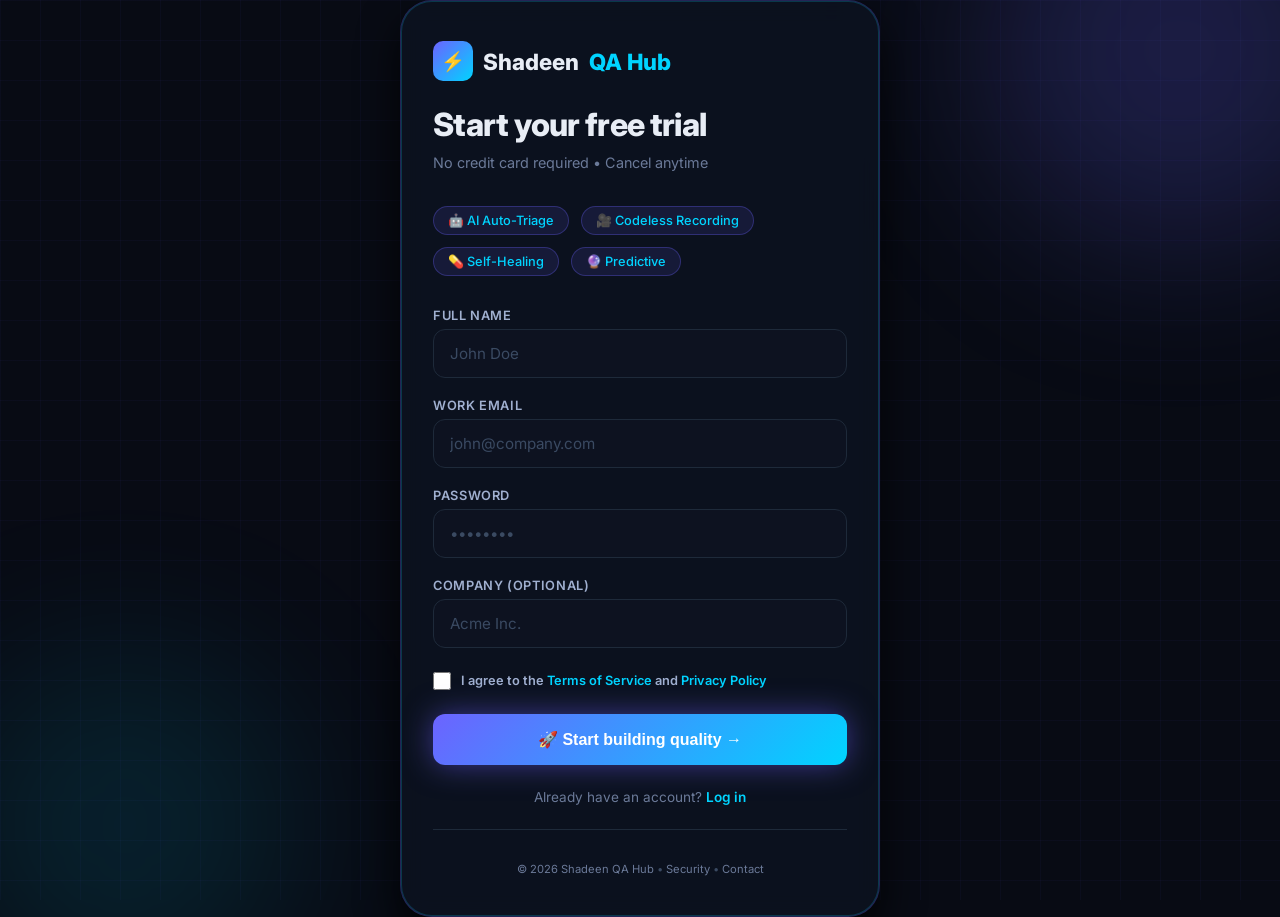
<file: signup.html>
<!DOCTYPE html>
<html lang="en">
<head>
  <meta charset="UTF-8">
  <meta name="viewport" content="width=device-width, initial-scale=1.0">
  <title>Shadeen QA Hub – Start Free Trial</title>
  <link href="https://fonts.googleapis.com/css2?family=Inter:wght@300;400;500;600;700;800;900&display=swap" rel="stylesheet">
  <style>
    * {
      margin: 0;
      padding: 0;
      box-sizing: border-box;
    }

    body {
      font-family: 'Inter', sans-serif;
      background: #080B14;
      color: #E8EDF5;
      min-height: 100vh;
      display: flex;
      align-items: center;
      justify-content: center;
      position: relative;
      overflow-x: hidden;
    }

    /* Animated grid background (same as landing page) */
    body::before {
      content: '';
      position: fixed;
      inset: 0;
      background-image:
        linear-gradient(rgba(108,99,255,0.04) 1px, transparent 1px),
        linear-gradient(90deg, rgba(108,99,255,0.04) 1px, transparent 1px);
      background-size: 40px 40px;
      pointer-events: none;
      z-index: 0;
    }

    /* Glowing orbs */
    .orb {
      position: fixed;
      border-radius: 50%;
      filter: blur(80px);
      pointer-events: none;
      z-index: 0;
    }
    .orb-1 {
      width: 400px; height: 400px;
      background: rgba(108,99,255,0.2);
      top: -150px; right: -100px;
    }
    .orb-2 {
      width: 350px; height: 350px;
      background: rgba(0,212,255,0.1);
      bottom: -100px; left: -50px;
    }

    .signup-card {
      position: relative;
      z-index: 2;
      background: rgba(13, 18, 32, 0.9);
      backdrop-filter: blur(12px);
      border: 1px solid rgba(108,99,255,0.25);
      border-radius: 32px;
      width: 90%;
      max-width: 480px;
      padding: 40px 32px;
      box-shadow: 0 20px 40px rgba(0,0,0,0.8), 0 0 0 1px rgba(0,212,255,0.2) inset;
    }

    .logo {
      display: flex;
      align-items: center;
      gap: 10px;
      font-weight: 800;
      font-size: 1.4rem;
      margin-bottom: 24px;
    }
    .logo-icon {
      width: 40px; height: 40px;
      border-radius: 10px;
      background: linear-gradient(135deg, #6C63FF, #00D4FF);
      display: flex;
      align-items: center;
      justify-content: center;
      font-size: 1.2rem;
    }
    .logo span {
      color: #00D4FF;
    }

    h2 {
      font-size: 2rem;
      font-weight: 800;
      letter-spacing: -0.02em;
      margin-bottom: 8px;
    }
    .subhead {
      color: #6B7A99;
      font-size: 0.9rem;
      margin-bottom: 32px;
      line-height: 1.5;
    }

    .benefits {
      display: flex;
      gap: 12px;
      margin-bottom: 32px;
      flex-wrap: wrap;
    }
    .benefit {
      background: rgba(108,99,255,0.12);
      border: 1px solid rgba(108,99,255,0.3);
      border-radius: 40px;
      padding: 6px 14px;
      font-size: 0.8rem;
      font-weight: 500;
      color: #00D4FF;
      display: inline-flex;
      align-items: center;
      gap: 4px;
    }

    .form-group {
      margin-bottom: 20px;
    }
    label {
      display: block;
      font-size: 0.8rem;
      font-weight: 600;
      text-transform: uppercase;
      letter-spacing: 0.05em;
      color: #A0B0D0;
      margin-bottom: 6px;
    }
    input {
      width: 100%;
      background: #0D1220;
      border: 1px solid #1E2A3A;
      border-radius: 12px;
      padding: 14px 16px;
      font-size: 0.95rem;
      color: #fff;
      font-family: 'Inter', sans-serif;
      transition: all 0.2s;
    }
    input:focus {
      outline: none;
      border-color: #6C63FF;
      box-shadow: 0 0 0 3px rgba(108,99,255,0.2);
    }
    input::placeholder {
      color: #3A4A62;
    }

    .checkbox {
      display: flex;
      align-items: center;
      gap: 10px;
      margin: 24px 0;
    }
    .checkbox input {
      width: 18px;
      height: 18px;
      accent-color: #00D4FF;
    }
    .checkbox label {
      margin: 0;
      font-size: 0.8rem;
      color: #A0B0D0;
      text-transform: none;
      letter-spacing: 0;
    }
    .checkbox a {
      color: #00D4FF;
      text-decoration: none;
    }
    .checkbox a:hover {
      text-decoration: underline;
    }

    .btn-primary {
      width: 100%;
      background: linear-gradient(135deg, #6C63FF, #00D4FF);
      border: none;
      border-radius: 12px;
      padding: 16px;
      font-size: 1rem;
      font-weight: 700;
      color: #fff;
      cursor: pointer;
      box-shadow: 0 0 30px rgba(108,99,255,0.5);
      transition: all 0.2s;
      margin-bottom: 24px;
    }
    .btn-primary:hover {
      transform: translateY(-2px);
      box-shadow: 0 0 45px rgba(108,99,255,0.8);
    }

    .login-link {
      text-align: center;
      color: #6B7A99;
      font-size: 0.85rem;
    }
    .login-link a {
      color: #00D4FF;
      text-decoration: none;
      font-weight: 600;
    }
    .login-link a:hover {
      text-decoration: underline;
    }

    .footer {
      margin-top: 32px;
      text-align: center;
      color: #3A4A62;
      font-size: 0.7rem;
    }
    .footer a {
      color: #6B7A99;
      text-decoration: none;
    }
    .footer a:hover {
      color: #00D4FF;
    }

    hr {
      border: none;
      border-top: 1px solid #1E2A3A;
      margin: 24px 0;
    }
  </style>
</head>
<body>
  <div class="orb orb-1"></div>
  <div class="orb orb-2"></div>

  <div class="signup-card">
    <!-- Logo linking back to home -->
    <a href="index.html" style="text-decoration: none; color: inherit;">
      <div class="logo">
        <div class="logo-icon" aria-hidden="true">⚡</div>
        Shadeen<span> QA Hub</span>
      </div>
    </a>

    <h2>Start your free trial</h2>
    <div class="subhead">No credit card required • Cancel anytime</div>

    <!-- Social proof / benefits chips -->
    <div class="benefits">
      <span class="benefit">🤖 AI Auto-Triage</span>
      <span class="benefit">🎥 Codeless Recording</span>
      <span class="benefit">💊 Self-Healing</span>
      <span class="benefit">🔮 Predictive</span>
    </div>

    <!-- Signup Form -->
    <form action="#" method="post">
      <div class="form-group">
        <label for="name">Full name</label>
        <input type="text" id="name" name="name" placeholder="John Doe" required>
      </div>
      <div class="form-group">
        <label for="email">Work email</label>
        <input type="email" id="email" name="email" placeholder="john@company.com" required>
      </div>
      <div class="form-group">
        <label for="password">Password</label>
        <input type="password" id="password" name="password" placeholder="••••••••" required>
      </div>
      <div class="form-group">
        <label for="company">Company (optional)</label>
        <input type="text" id="company" name="company" placeholder="Acme Inc.">
      </div>

      <div class="checkbox">
        <input type="checkbox" id="terms" required>
        <label for="terms">I agree to the <a href="#">Terms of Service</a> and <a href="#">Privacy Policy</a></label>
      </div>

      <button type="submit" class="btn-primary">🚀 Start building quality →</button>
    </form>

    <div class="login-link">
      Already have an account? <a href="#">Log in</a>
    </div>

    <hr>

    <div class="footer">
      <a href="#">© 2026 Shadeen QA Hub</a> • <a href="#">Security</a> • <a href="#">Contact</a>
    </div>
  </div>
</body>
</html>
</file>
